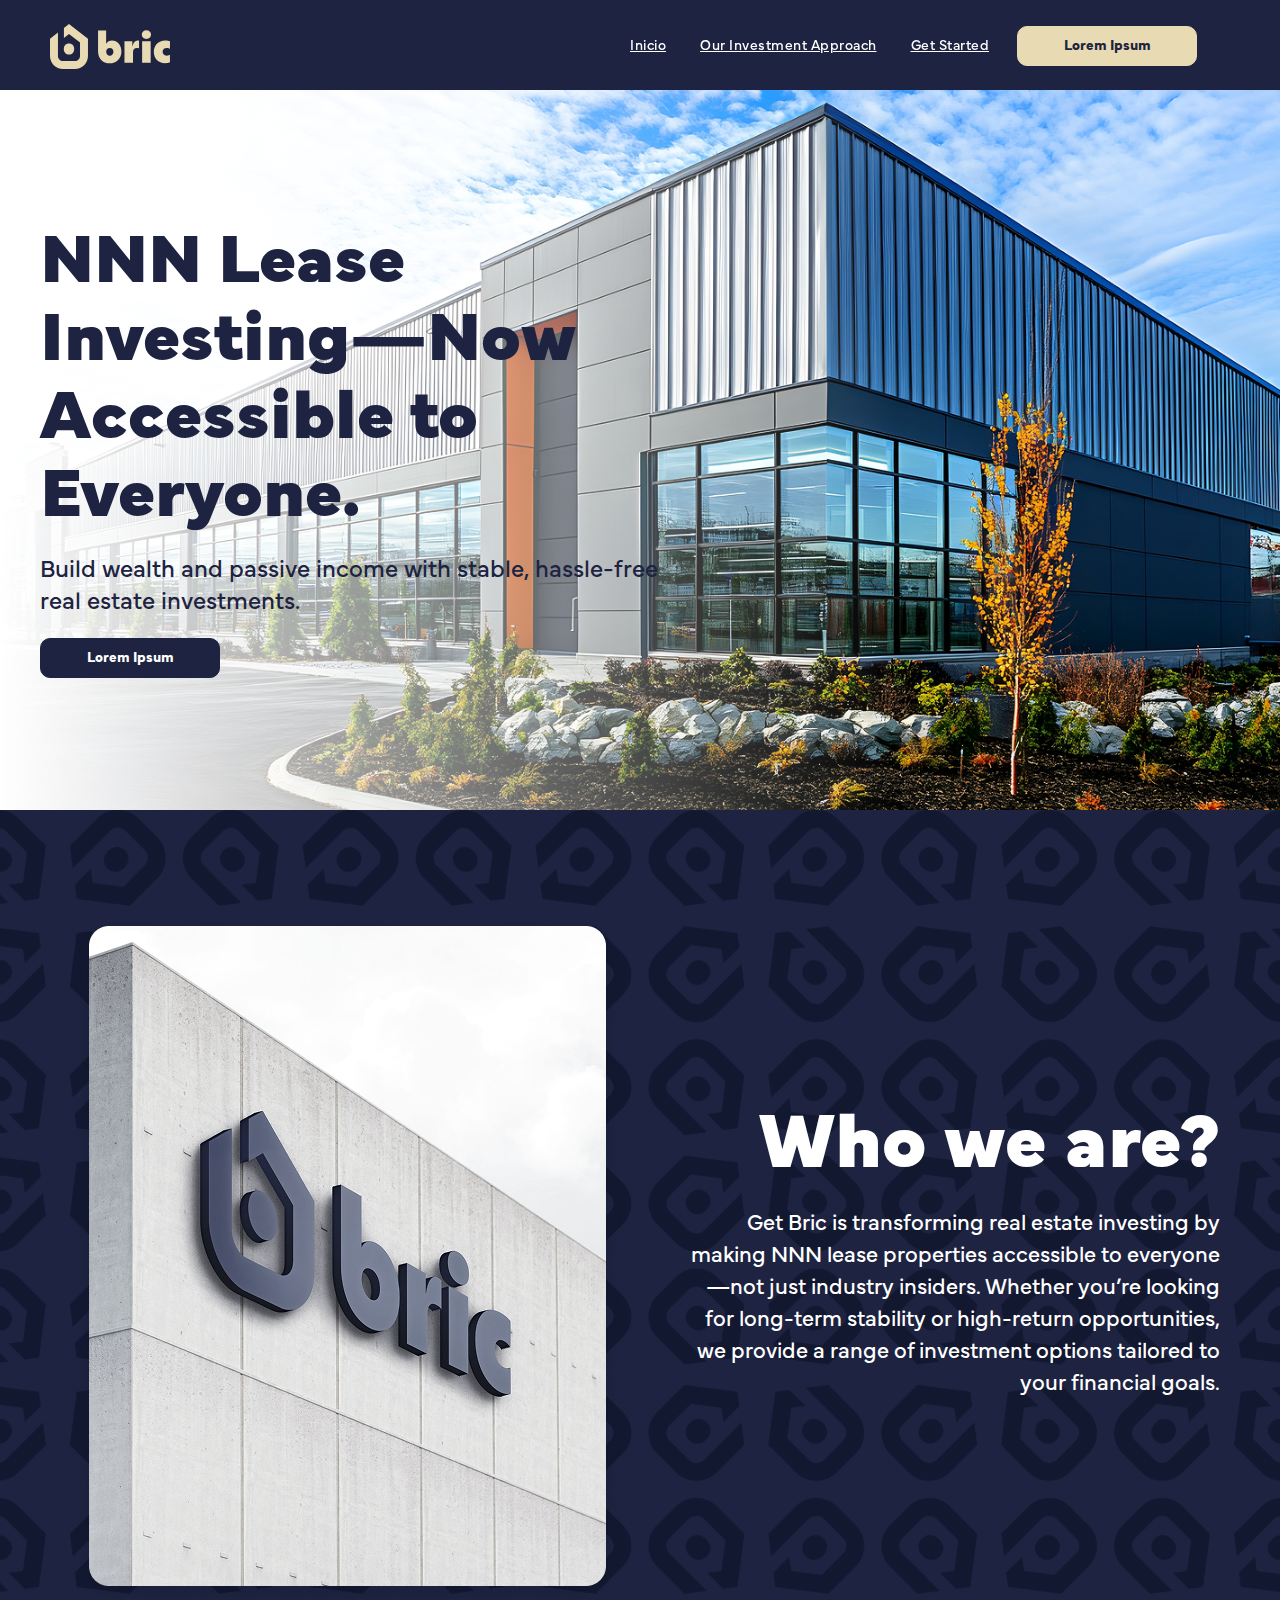
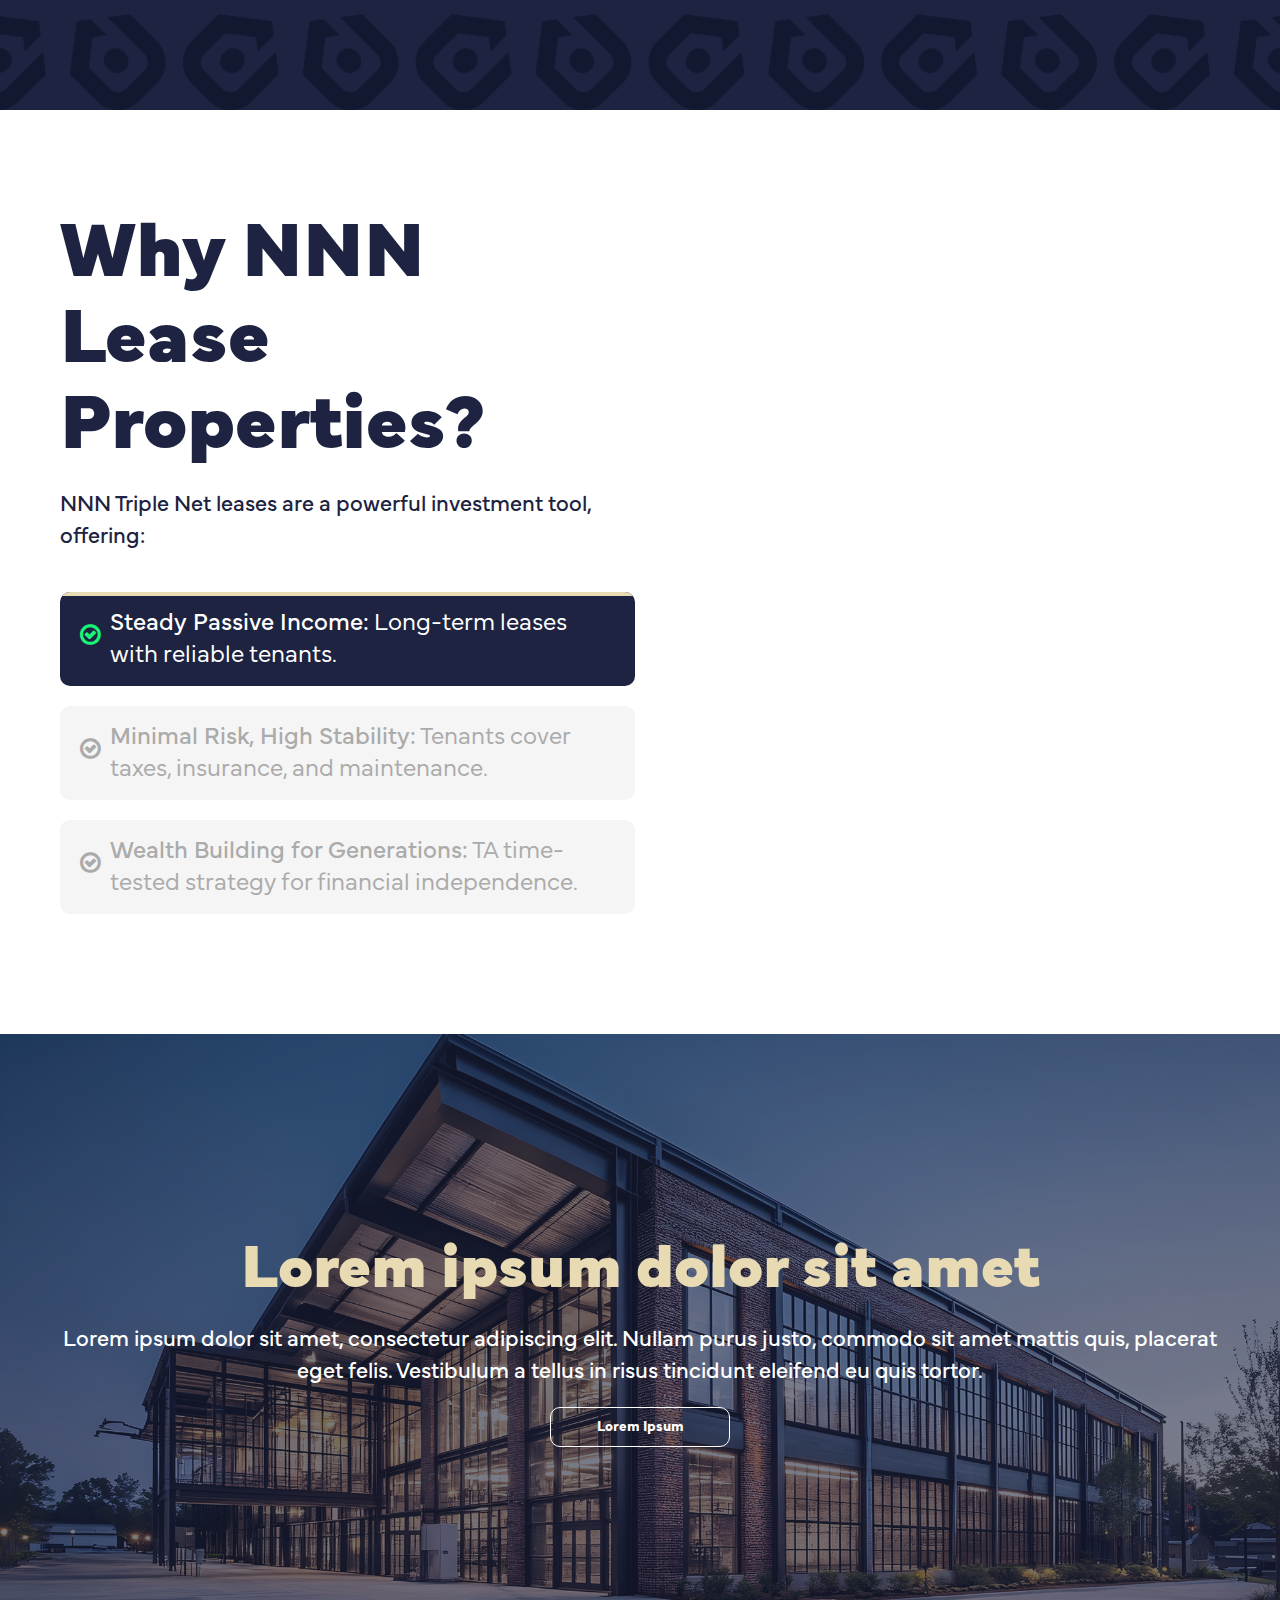
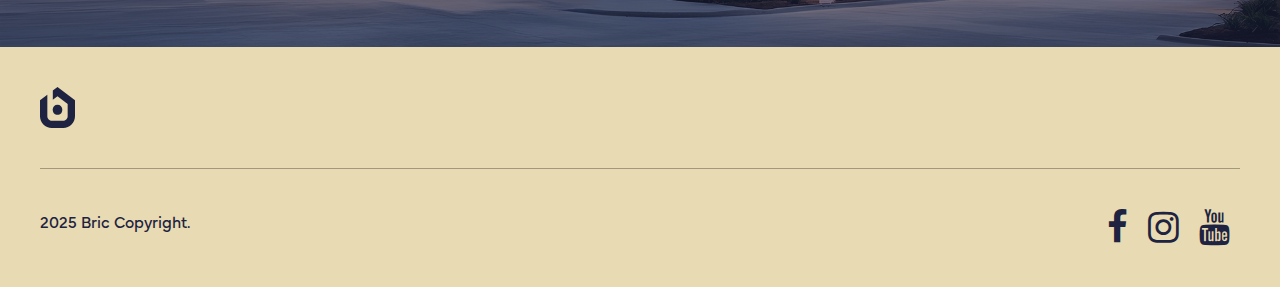
<file: index.html>
<!DOCTYPE html>
<html lang="es">
  <head>
    <title>Bric</title>
    <meta charset="UTF-8">
    <link href="img/favicon.png" rel="shortcut icon">
    <meta name="viewport" content="width=device-width, initial-scale=1, maximum-scale=1">
    <link href="css/main.css?v=49840" rel="stylesheet" type="text/css">
    <script src="js/main.js?v=49840" type="text/javascript"></script>
    <!-- Meta tags facebook-->
    <meta property="og:title" content="#">
    <meta property="og:description" content="#">
    <meta property="og:image" content="#">
    <!-- Meta tags twitter cards-->
    <meta name="twitter:card" content="summary_large_image">
    <meta name="twitter:title" content="#">
    <meta name="twitter:description" content="#">
    <meta name="twitter:image" content="#"><link rel="preconnect" href="https://fonts.googleapis.com">
    <link rel="preconnect" href="https://fonts.gstatic.com" crossorigin>
    <link href="https://fonts.googleapis.com/css2?family=Ubuntu:ital,wght@0,300;0,400;0,500;0,700;1,300;1,400;1,500;1,700&display=swap" rel="stylesheet">
    <link rel="stylesheet" href="https://fonts.googleapis.com/css2?family=Material+Symbols+Rounded:opsz,wght,FILL,GRAD@48,400,0,0">
  </head>
  <body>
    <header>
      <div class="header__primary">
        <div class="header__wrap">
          <div class="header__inner">
            <div class="header__logo"><a href="index.html"><img src="img/icons/logo-bric.svg"></a></div>
            <div class="header__nav">
              <div class="header__nav__bg"></div>
              <div class="header__nav__nav">
                <div class="header__nav__close">
                  <div></div>
                  <div></div>
                </div>
                <div class="header__nav__back">
                  <div></div>
                  <div></div>
                  <div></div>
                </div>
                <div class="header__menu">
                  <nav>
                    <ul>
                      <li><a href="index.html">Inicio</a></li>
                      <li><a href="enfoque.html">Our Investment Approach</a></li>
                      <li><a href="comenzar.html">Get Started</a></li>
                    </ul>
                  </nav>
                </div>
              </div>
            </div>
          </div>
          <div class="header__right">
            <div class="header__buttons"> 
              <div class="header__button"> <a href="#" class="btn">Lorem Ipsum</a></div>
            </div>
            <div class="header__item header__item--ham">
              <div class="header__ham"><span></span><span></span><span></span></div>
            </div>
          </div>
          <div class="header__nav__mobile">
            <div class="header__nav__opacity"> </div>
            <div class="header__nav__nav"> 
              <div class="header__nav__nav__header"> 
                <div class="header__nav__isotipo"> <img src="img/icons/logo-bric.svg"></div>
                <div class="header__nav__close">
                  <div></div>
                  <div></div>
                </div>
                <div class="header__nav__back">
                  <div></div>
                  <div></div>
                  <div></div>
                </div>
              </div>
              <div class="header__nav__nav__body">
                <div class="header__nav__nav__menu"> 
                  <ul>
                    <li><a href="index.html">Inicio</a></li>
                    <li><a href="enfoque.html">Our Investment Approach</a></li>
                    <li><a href="comenzar.html">Get Started</a></li>
                  </ul>
                </div>
              </div>
            </div>
          </div>
        </div>
      </div>
    </header>
    <div id="sections">
      <section class="section--hero">
        <div class="section__bg">
          <div class="bg"><img src="img/uploads/1.png"></div>
        </div>
        <div class="section__wrap section__wrap--main">
          <div class="section__body">
            <div class="section__content">
              <h1 class="section__title">NNN Lease Investing—Now Accessible to Everyone.</h1>
              <p>Build wealth and passive income with stable, hassle-free real estate investments.</p><a href="#" class="btn btn--secondary">Lorem Ipsum</a>
            </div>
          </div>
        </div>
      </section>
      <section class="section--media">
        <div class="section__bg">
          <div class="bg"> <img src="img/uploads/image-pattern.svg"></div>
        </div>
        <div class="section__wrap">
          <div class="section__body">
            <div class="cols"> 
              <div class="section__flex">
                <div class="col-md-6">
                  <div class="section__image"> <img src="img/uploads/image-media-1.png"></div>
                </div>
                <div class="col-md-6">
                  <div class="section__content">
                    <h3 class="h1 section__title">Who we are?</h3>
                    <p>Get Bric is transforming real estate investing by making NNN lease properties accessible to everyone—not just industry insiders. Whether you’re looking for long-term stability or high-return opportunities, we provide a range of investment options tailored to your financial goals.</p>
                  </div>
                </div>
              </div>
            </div>
          </div>
        </div>
      </section>
      <section class="section--tabs">
        <div class="section__wrap">
          <div class="section__body">
            <div class="section__tabs">
              <div class="tabs">
                <div class="cols">
                  <div class="section__flex">
                    <div class="col-md-6">
                      <div class="section__content">
                        <h3 class="h1 section__title">Why NNN Lease Properties?</h3>
                        <p>NNN Triple Net leases are a powerful investment tool, offering:</p>
                      </div>
                      <div class="tabs__header">
                        <div class="tab current">
                          <h4 class="tab__title"><strong>Steady Passive Income:</strong> Long-term leases with reliable tenants.<span class="fa fa-check-circle-o"></span></h4>
                        </div>
                        <div class="tab">
                          <h4 class="tab__title"><strong>Minimal Risk, High Stability:</strong>  Tenants cover taxes, insurance, and maintenance.<span class="fa fa-check-circle-o"></span></h4>
                        </div>
                        <div class="tab">
                          <h4 class="tab__title"><strong>Wealth Building for Generations:</strong>  TA time-tested strategy for financial independence.<span class="fa fa-check-circle-o"></span></h4>
                        </div>
                      </div>
                    </div>
                    <div class="col-md-6">
                      <div class="tabs__body">
                        <div class="tab dscroll">
                          <div class="section__image"><img src="img/uploads/image-carousel-1.png"></div>
                        </div>
                        <div class="tab dscroll">
                          <div class="section__image"><img src="img/uploads/image-carousel-2.png"></div>
                        </div>
                        <div class="tab dscroll">
                          <div class="section__image"><img src="img/uploads/image-carousel-3.png"></div>
                        </div>
                      </div>
                    </div>
                  </div>
                </div>
              </div>
            </div>
          </div>
        </div>
      </section>
      <section class="section--banner">
        <div class="section__bg">
          <div class="bg"><img src="img/uploads/5.png"></div>
        </div>
        <div class="section__wrap section__wrap--big">
          <div class="section__body">
            <div class="section__content">
              <h3 class="h2 section__title">Lorem ipsum dolor sit amet</h3>
              <p>Lorem ipsum dolor sit amet, consectetur adipiscing elit. Nullam purus justo, commodo sit amet mattis quis, placerat eget felis. Vestibulum a tellus in risus tincidunt eleifend eu quis tortor.</p><a href="#" class="btn btn--transparent">Lorem Ipsum</a>
            </div>
          </div>
        </div>
      </section>
    </div>
    <footer>
      <div class="footer__wrap"> 
        <div class="footer__primary">
          <div class="footer__flex">
            <div class="footer__logo">
              <div class="footer__img"><img src="img/icons/isotipo-bric.svg"></div>
            </div>
          </div>
        </div>
        <div class="footer__secondary">
          <div class="footer__copyright">
            <p>2025 Bric Copyright.</p>
          </div>
          <div class="footer__socials"> 
            <div class="footer__social"> <a href="#"><span class="fa fa-facebook"></span></a></div>
            <div class="footer__social"> <a href="#"><span class="fa fa-instagram"></span></a></div>
            <div class="footer__social"> <a href="#"><span class="fa fa-youtube"></span></a></div>
          </div>
        </div>
      </div>
    </footer>
  </body>
</html>
</file>
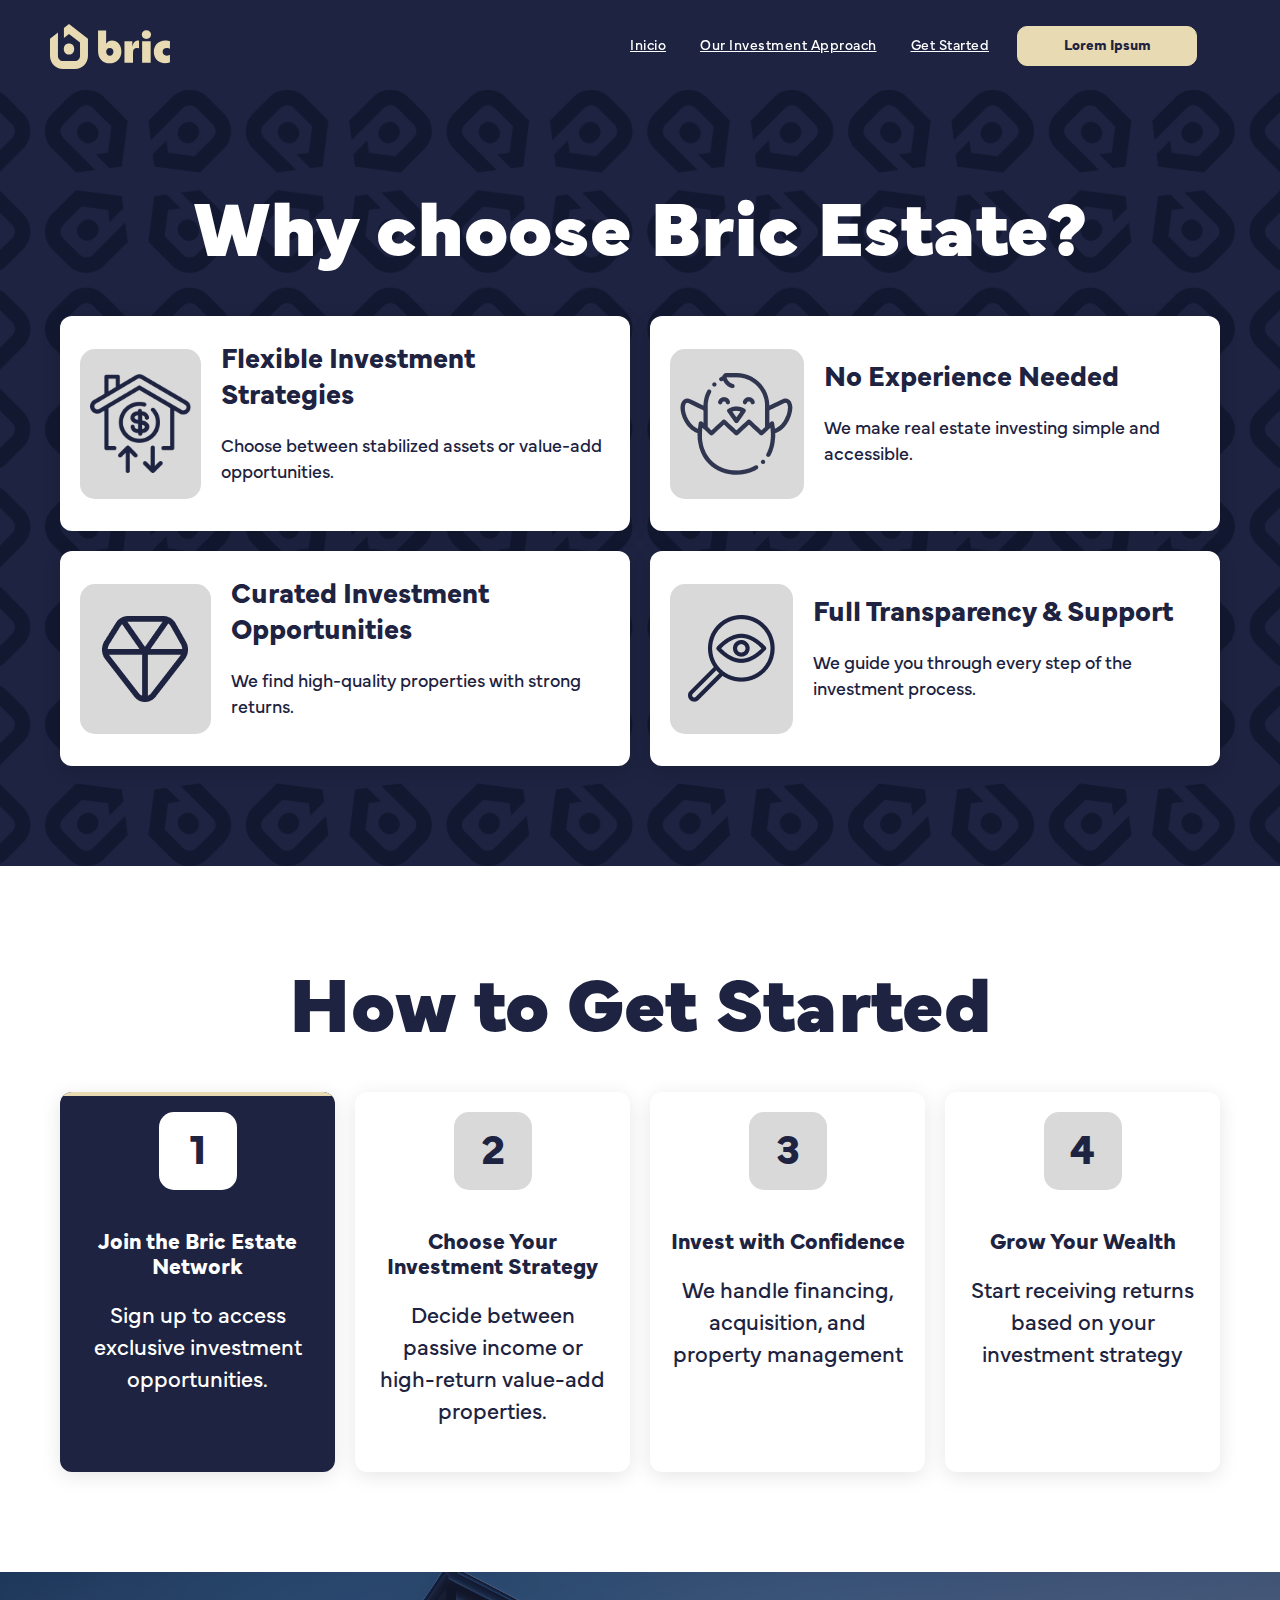
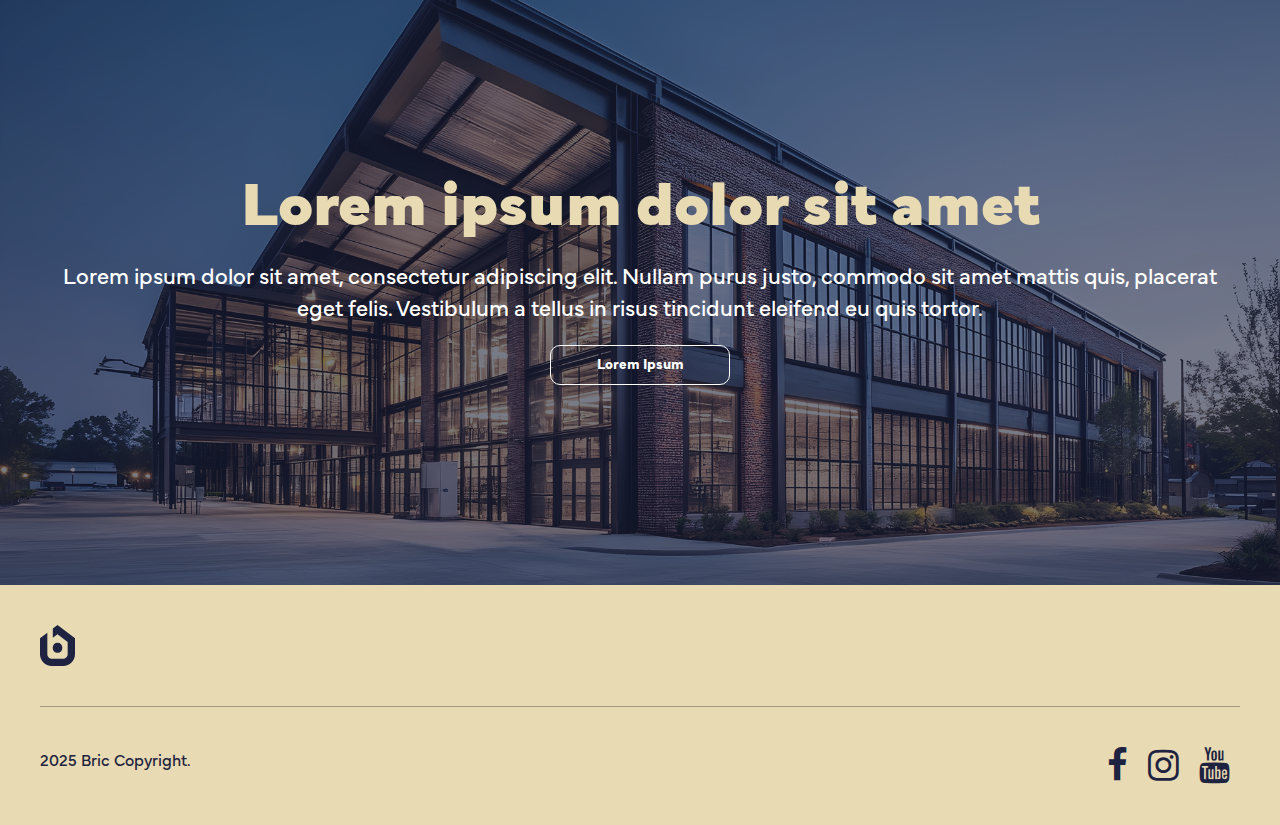
<file: comenzar.html>
<!DOCTYPE html>
<html lang="es">
  <head>
    <title>Bric</title>
    <meta charset="UTF-8">
    <link href="img/favicon.png" rel="shortcut icon">
    <meta name="viewport" content="width=device-width, initial-scale=1, maximum-scale=1">
    <link href="css/main.css?v=10791" rel="stylesheet" type="text/css">
    <script src="js/main.js?v=10791" type="text/javascript"></script>
    <!-- Meta tags facebook-->
    <meta property="og:title" content="#">
    <meta property="og:description" content="#">
    <meta property="og:image" content="#">
    <!-- Meta tags twitter cards-->
    <meta name="twitter:card" content="summary_large_image">
    <meta name="twitter:title" content="#">
    <meta name="twitter:description" content="#">
    <meta name="twitter:image" content="#"><link rel="preconnect" href="https://fonts.googleapis.com">
    <link rel="preconnect" href="https://fonts.gstatic.com" crossorigin>
    <link href="https://fonts.googleapis.com/css2?family=Ubuntu:ital,wght@0,300;0,400;0,500;0,700;1,300;1,400;1,500;1,700&display=swap" rel="stylesheet">
    <link rel="stylesheet" href="https://fonts.googleapis.com/css2?family=Material+Symbols+Rounded:opsz,wght,FILL,GRAD@48,400,0,0">
  </head>
  <body>
    <header>
      <div class="header__primary">
        <div class="header__wrap">
          <div class="header__inner">
            <div class="header__logo"><a href="index.html"><img src="img/icons/logo-bric.svg"></a></div>
            <div class="header__nav">
              <div class="header__nav__bg"></div>
              <div class="header__nav__nav">
                <div class="header__nav__close">
                  <div></div>
                  <div></div>
                </div>
                <div class="header__nav__back">
                  <div></div>
                  <div></div>
                  <div></div>
                </div>
                <div class="header__menu">
                  <nav>
                    <ul>
                      <li><a href="index.html">Inicio</a></li>
                      <li><a href="enfoque.html">Our Investment Approach</a></li>
                      <li><a href="comenzar.html">Get Started</a></li>
                    </ul>
                  </nav>
                </div>
              </div>
            </div>
          </div>
          <div class="header__right">
            <div class="header__buttons"> 
              <div class="header__button"> <a href="#" class="btn">Lorem Ipsum</a></div>
            </div>
            <div class="header__item header__item--ham">
              <div class="header__ham"><span></span><span></span><span></span></div>
            </div>
          </div>
          <div class="header__nav__mobile">
            <div class="header__nav__opacity"> </div>
            <div class="header__nav__nav"> 
              <div class="header__nav__nav__header"> 
                <div class="header__nav__isotipo"> <img src="img/icons/logo-bric.svg"></div>
                <div class="header__nav__close">
                  <div></div>
                  <div></div>
                </div>
                <div class="header__nav__back">
                  <div></div>
                  <div></div>
                  <div></div>
                </div>
              </div>
              <div class="header__nav__nav__body">
                <div class="header__nav__nav__menu"> 
                  <ul>
                    <li><a href="index.html">Inicio</a></li>
                    <li><a href="enfoque.html">Our Investment Approach</a></li>
                    <li><a href="comenzar.html">Get Started</a></li>
                  </ul>
                </div>
              </div>
            </div>
          </div>
        </div>
      </div>
    </header>
    <div id="sections">
      <section class="section--why">
        <div class="section__bg">
          <div class="bg"> <img src="img/uploads/image-pattern.svg"></div>
        </div>
        <div class="section__wrap">
          <div class="section__header"> 
            <h1 class="section__title">Why choose Bric Estate?</h1>
          </div>
          <div class="section__body">
            <div class="cols cols-gutter-2">
              <div class="col-md-6">
                <article class="article--why">
                  <div class="article__image"><img src="img/icons/icon-why-1.png"></div>
                  <div class="article__body">
                    <h4 class="article__title">Flexible Investment Strategies</h4>
                    <p>Choose between stabilized assets or value-add opportunities.</p>
                  </div>
                </article>
              </div>
              <div class="col-md-6">
                <article class="article--why">
                  <div class="article__image"><img src="img/icons/icon-why-2.png"></div>
                  <div class="article__body">
                    <h4 class="article__title">No Experience Needed</h4>
                    <p>We make real estate investing simple and accessible.</p>
                  </div>
                </article>
              </div>
              <div class="col-md-6">
                <article class="article--why">
                  <div class="article__image"><img src="img/icons/icon-why-3.png"></div>
                  <div class="article__body">
                    <h4 class="article__title">Curated Investment Opportunities</h4>
                    <p>We find high-quality properties with strong returns.</p>
                  </div>
                </article>
              </div>
              <div class="col-md-6">
                <article class="article--why">
                  <div class="article__image"><img src="img/icons/icon-why-4.png"></div>
                  <div class="article__body">
                    <h4 class="article__title">Full Transparency & Support</h4>
                    <p>We guide you through every step of the investment process.</p>
                  </div>
                </article>
              </div>
            </div>
          </div>
        </div>
      </section>
      <section class="section--started">
        <div class="section__wrap">
          <div class="section__header">
            <h3 class="h1 section__title">How to Get Started</h3>
          </div>
          <div class="section__body">
            <div class="cols cols-gutter-2">
              <div class="col-md-3">
                <article class="article--started">
                  <div class="article__number"><span>1</span></div>
                  <h4 class="article__title">Join the Bric Estate Network</h4>
                  <p>Sign up to access exclusive investment opportunities.</p>
                </article>
              </div>
              <div class="col-md-3">
                <article class="article--started">
                  <div class="article__number"><span>2</span></div>
                  <h4 class="article__title">Choose Your Investment Strategy</h4>
                  <p>Decide between passive income or high-return value-add properties.</p>
                </article>
              </div>
              <div class="col-md-3">
                <article class="article--started">
                  <div class="article__number"><span>3</span></div>
                  <h4 class="article__title">Invest with Confidence</h4>
                  <p>We handle financing, acquisition, and property management</p>
                </article>
              </div>
              <div class="col-md-3">
                <article class="article--started">
                  <div class="article__number"><span>4</span></div>
                  <h4 class="article__title">Grow Your Wealth</h4>
                  <p>Start receiving returns based on your investment strategy</p>
                </article>
              </div>
            </div>
          </div>
        </div>
      </section>
      <section class="section--banner">
        <div class="section__bg">
          <div class="bg"><img src="img/uploads/5.png"></div>
        </div>
        <div class="section__wrap section__wrap--big">
          <div class="section__body">
            <div class="section__content">
              <h3 class="h2 section__title">Lorem ipsum dolor sit amet</h3>
              <p>Lorem ipsum dolor sit amet, consectetur adipiscing elit. Nullam purus justo, commodo sit amet mattis quis, placerat eget felis. Vestibulum a tellus in risus tincidunt eleifend eu quis tortor.</p><a href="#" class="btn btn--transparent">Lorem Ipsum</a>
            </div>
          </div>
        </div>
      </section>
    </div>
    <footer>
      <div class="footer__wrap"> 
        <div class="footer__primary">
          <div class="footer__flex">
            <div class="footer__logo">
              <div class="footer__img"><img src="img/icons/isotipo-bric.svg"></div>
            </div>
          </div>
        </div>
        <div class="footer__secondary">
          <div class="footer__copyright">
            <p>2025 Bric Copyright.</p>
          </div>
          <div class="footer__socials"> 
            <div class="footer__social"> <a href="#"><span class="fa fa-facebook"></span></a></div>
            <div class="footer__social"> <a href="#"><span class="fa fa-instagram"></span></a></div>
            <div class="footer__social"> <a href="#"><span class="fa fa-youtube"></span></a></div>
          </div>
        </div>
      </div>
    </footer>
  </body>
</html>
</file>
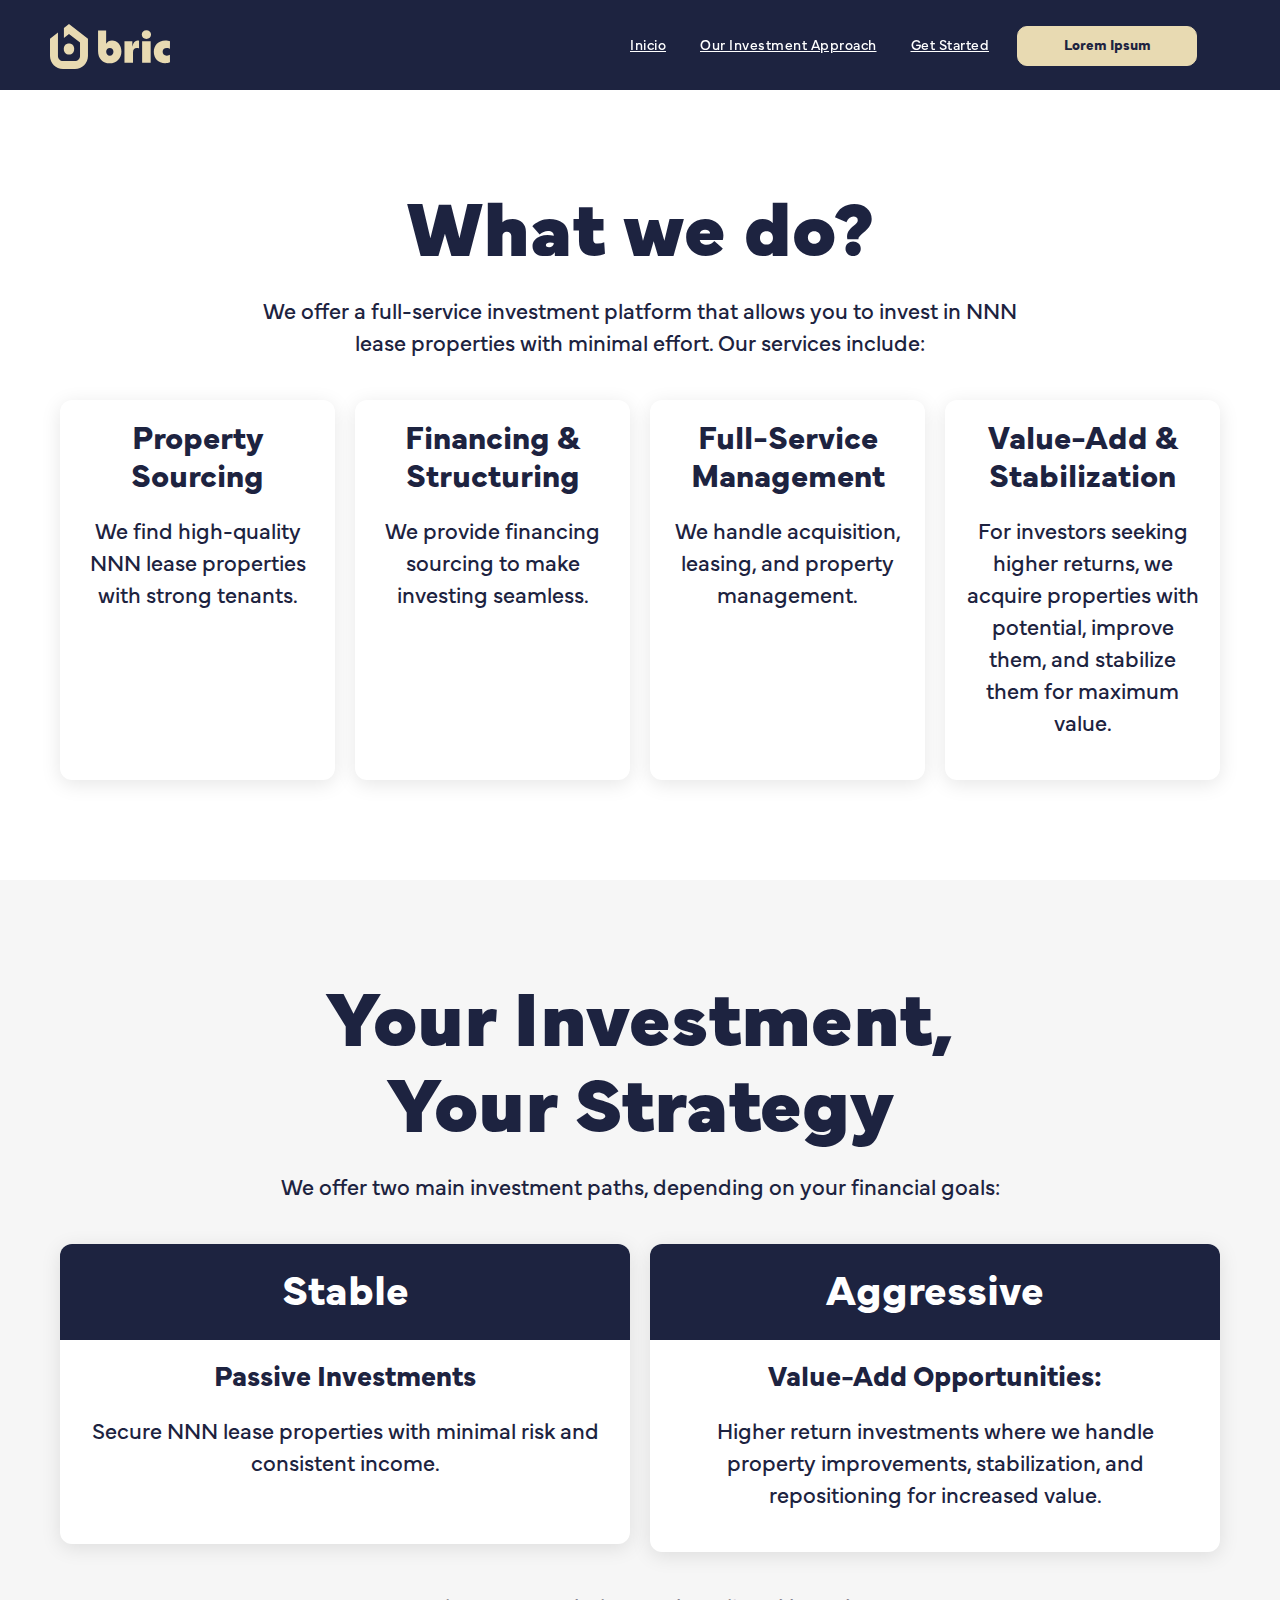
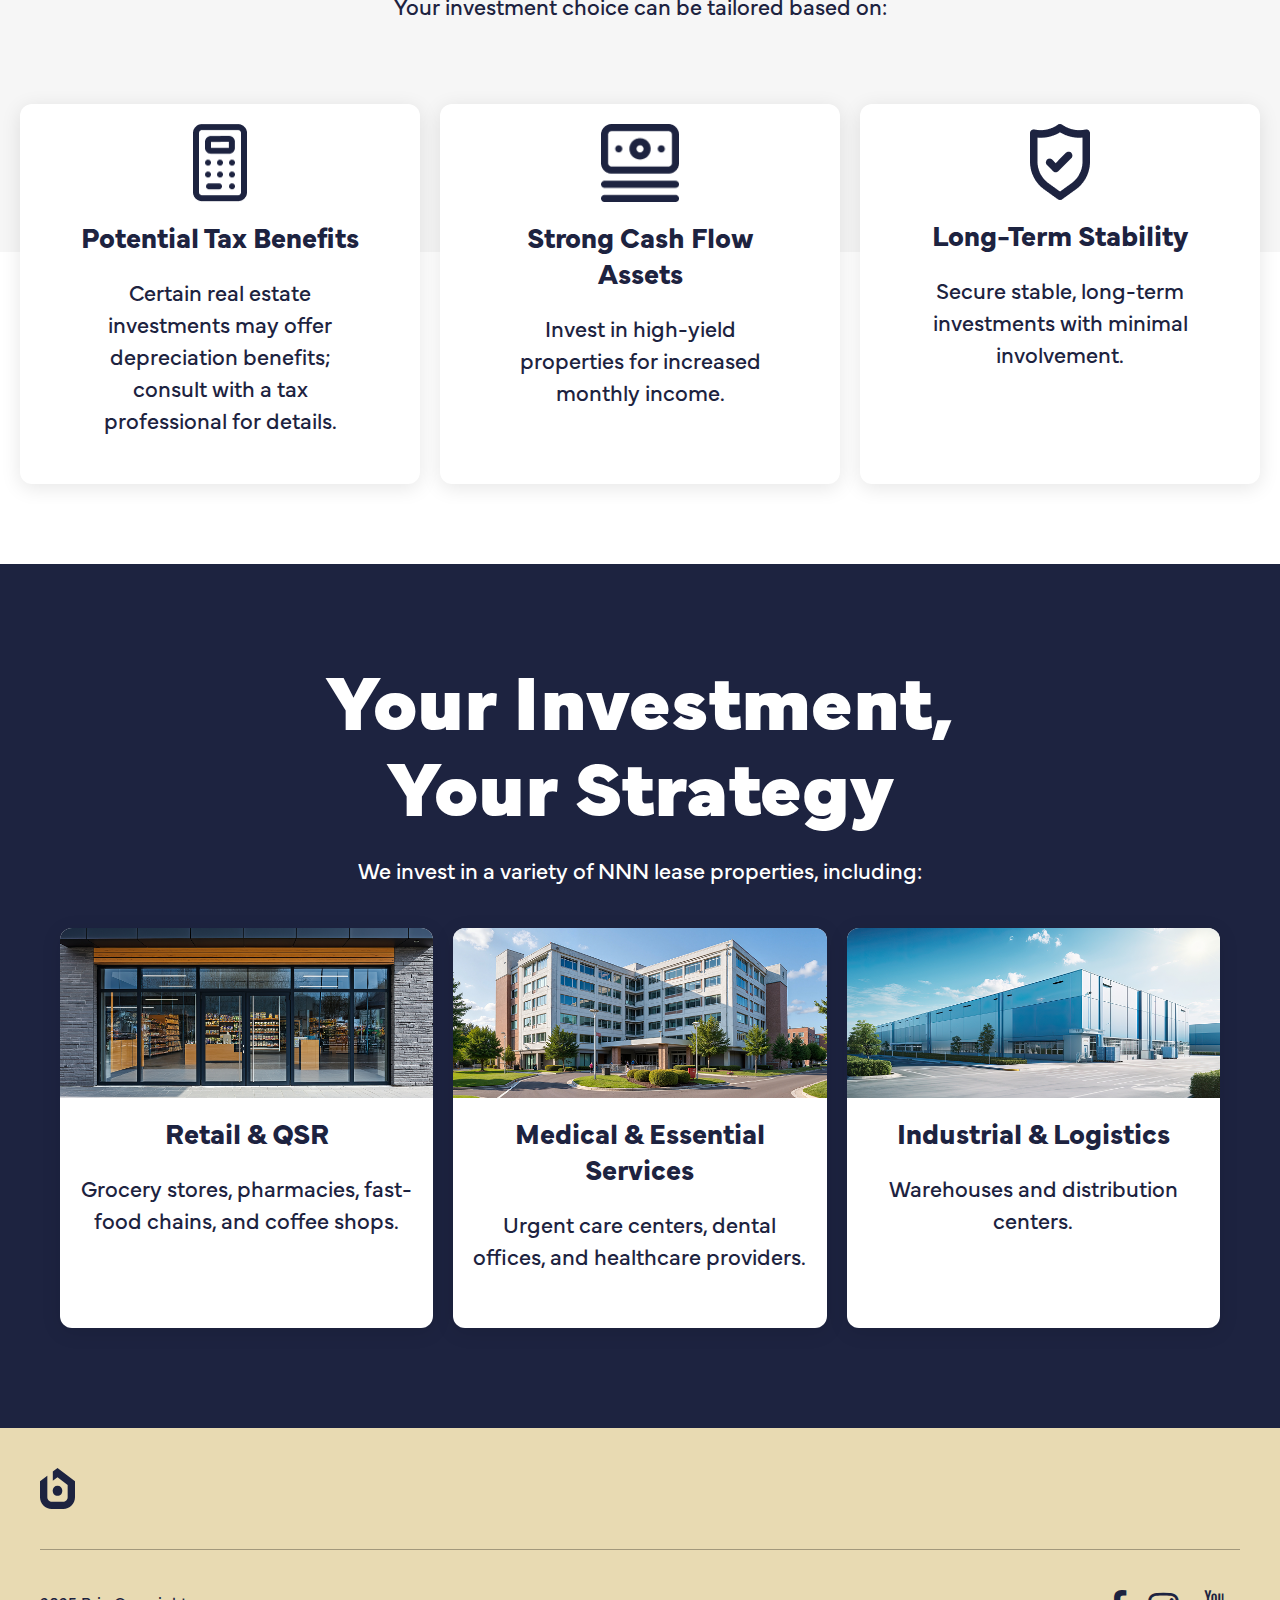
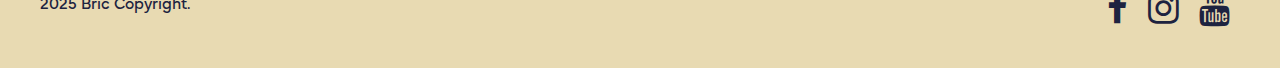
<file: enfoque.html>
<!DOCTYPE html>
<html lang="es">
  <head>
    <title>Bric</title>
    <meta charset="UTF-8">
    <link href="img/favicon.png" rel="shortcut icon">
    <meta name="viewport" content="width=device-width, initial-scale=1, maximum-scale=1">
    <link href="css/main.css?v=7245" rel="stylesheet" type="text/css">
    <script src="js/main.js?v=7245" type="text/javascript"></script>
    <!-- Meta tags facebook-->
    <meta property="og:title" content="#">
    <meta property="og:description" content="#">
    <meta property="og:image" content="#">
    <!-- Meta tags twitter cards-->
    <meta name="twitter:card" content="summary_large_image">
    <meta name="twitter:title" content="#">
    <meta name="twitter:description" content="#">
    <meta name="twitter:image" content="#"><link rel="preconnect" href="https://fonts.googleapis.com">
    <link rel="preconnect" href="https://fonts.gstatic.com" crossorigin>
    <link href="https://fonts.googleapis.com/css2?family=Ubuntu:ital,wght@0,300;0,400;0,500;0,700;1,300;1,400;1,500;1,700&display=swap" rel="stylesheet">
    <link rel="stylesheet" href="https://fonts.googleapis.com/css2?family=Material+Symbols+Rounded:opsz,wght,FILL,GRAD@48,400,0,0">
  </head>
  <body>
    <header>
      <div class="header__primary">
        <div class="header__wrap">
          <div class="header__inner">
            <div class="header__logo"><a href="index.html"><img src="img/icons/logo-bric.svg"></a></div>
            <div class="header__nav">
              <div class="header__nav__bg"></div>
              <div class="header__nav__nav">
                <div class="header__nav__close">
                  <div></div>
                  <div></div>
                </div>
                <div class="header__nav__back">
                  <div></div>
                  <div></div>
                  <div></div>
                </div>
                <div class="header__menu">
                  <nav>
                    <ul>
                      <li><a href="index.html">Inicio</a></li>
                      <li><a href="enfoque.html">Our Investment Approach</a></li>
                      <li><a href="comenzar.html">Get Started</a></li>
                    </ul>
                  </nav>
                </div>
              </div>
            </div>
          </div>
          <div class="header__right">
            <div class="header__buttons"> 
              <div class="header__button"> <a href="#" class="btn">Lorem Ipsum</a></div>
            </div>
            <div class="header__item header__item--ham">
              <div class="header__ham"><span></span><span></span><span></span></div>
            </div>
          </div>
          <div class="header__nav__mobile">
            <div class="header__nav__opacity"> </div>
            <div class="header__nav__nav"> 
              <div class="header__nav__nav__header"> 
                <div class="header__nav__isotipo"> <img src="img/icons/logo-bric.svg"></div>
                <div class="header__nav__close">
                  <div></div>
                  <div></div>
                </div>
                <div class="header__nav__back">
                  <div></div>
                  <div></div>
                  <div></div>
                </div>
              </div>
              <div class="header__nav__nav__body">
                <div class="header__nav__nav__menu"> 
                  <ul>
                    <li><a href="index.html">Inicio</a></li>
                    <li><a href="enfoque.html">Our Investment Approach</a></li>
                    <li><a href="comenzar.html">Get Started</a></li>
                  </ul>
                </div>
              </div>
            </div>
          </div>
        </div>
      </div>
    </header>
    <div id="sections">
      <section class="section--what">
        <div class="section__wrap">
          <div class="section__header"> 
            <h1 class="section__title">What we do?</h1>
            <p>We offer a full-service investment platform that allows you to invest in NNN lease properties with minimal effort. Our services include:</p>
          </div>
          <div class="section__body">
            <div class="cols cols-gutter-2">
              <div class="col-md-3">
                <article class="article--what">
                  <div class="article__body">
                    <h4 class="article__title">Property Sourcing</h4>
                    <p>We find high-quality NNN lease properties with strong tenants.</p>
                  </div>
                </article>
              </div>
              <div class="col-md-3">
                <article class="article--what">
                  <div class="article__body">
                    <h4 class="article__title">Financing & Structuring</h4>
                    <p>We provide financing sourcing to make investing seamless.</p>
                  </div>
                </article>
              </div>
              <div class="col-md-3">
                <article class="article--what">
                  <div class="article__body">
                    <h4 class="article__title">Full-Service Management</h4>
                    <p>We handle acquisition, leasing, and property management.</p>
                  </div>
                </article>
              </div>
              <div class="col-md-3">
                <article class="article--what">
                  <div class="article__body">
                    <h4 class="article__title">Value-Add & Stabilization</h4>
                    <p>For investors seeking higher returns, we acquire properties with potential, improve them, and stabilize them for maximum value.</p>
                  </div>
                </article>
              </div>
            </div>
          </div>
        </div>
      </section>
      <section class="section--strategy section--light">
        <div class="section__wrap">
          <div class="section__header">
            <h3 class="h1 section__title">Your Investment, Your Strategy</h3>
            <p>We offer two main investment paths, depending on your financial goals:</p>
          </div>
          <div class="section__body">
            <div class="cols cols-gutter-2">
              <div class="col-md-6">
                <article class="article--strategy">
                  <div class="article__header"><span class="article__text">Stable</span></div>
                  <div class="article__body">
                    <h4 class="h3 article__title">Passive Investments</h4>
                    <p>Secure NNN lease properties with minimal risk and consistent income.</p>
                  </div>
                </article>
              </div>
              <div class="col-md-6">
                <article class="article--strategy">
                  <div class="article__header"><span class="article__text">Aggressive</span></div>
                  <div class="article__body">
                    <h4 class="h3 article__title">Value-Add Opportunities:</h4>
                    <p>Higher return investments where we handle property improvements, stabilization, and repositioning for increased value.</p>
                  </div>
                </article>
              </div>
            </div>
          </div>
          <div class="section__footer">
            <p>Your investment choice can be tailored based on:</p>
          </div>
        </div>
      </section>
      <section class="section--features">
        <div class="section__wrap section__wrap--xs">
          <div class="section__body">
            <div class="cols cols-gutter-2">
              <div class="col-md-4">
                <article class="article--feature">
                  <div class="article__icon"><img src="img/icons/icon-1.png"></div>
                  <div class="article__body">
                    <h4 class="article__title">Potential Tax Benefits</h4>
                    <p>Certain real estate investments may offer depreciation benefits; consult with a tax professional for details.</p>
                  </div>
                </article>
              </div>
              <div class="col-md-4">
                <article class="article--feature">
                  <div class="article__icon"><img src="img/icons/icon-2.png"></div>
                  <div class="article__body">
                    <h4 class="article__title">Strong Cash Flow Assets</h4>
                    <p>Invest in high-yield properties for increased monthly income.</p>
                  </div>
                </article>
              </div>
              <div class="col-md-4">
                <article class="article--feature">
                  <div class="article__icon"><img src="img/icons/icon-3.png"></div>
                  <div class="article__body">
                    <h4 class="article__title">Long-Term Stability</h4>
                    <p>Secure stable, long-term investments with minimal involvement.</p>
                  </div>
                </article>
              </div>
            </div>
          </div>
        </div>
      </section>
      <section class="section--boxs section--dark">
        <div class="section__wrap">
          <div class="section__header">
            <h3 class="h1 section__title">Your Investment, Your Strategy</h3>
            <p>We invest in a variety of NNN lease properties, including:</p>
          </div>
          <div class="section__body">
            <div class="cols cols-gutter-2">
              <div class="col-md-4">
                <article class="article--box">
                  <div class="article__bg">
                    <div class="bg"><img src="img/uploads/image-strategy-1.png"></div>
                  </div>
                  <div class="article__body">
                    <h4 class="article__title">Retail & QSR</h4>
                    <p>Grocery stores, pharmacies, fast-food chains, and coffee shops.</p>
                  </div>
                </article>
              </div>
              <div class="col-md-4">
                <article class="article--box">
                  <div class="article__bg">
                    <div class="bg"><img src="img/uploads/image-strategy-2.png"></div>
                  </div>
                  <div class="article__body">
                    <h4 class="article__title">Medical & Essential Services</h4>
                    <p>Urgent care centers, dental offices, and healthcare providers.</p>
                  </div>
                </article>
              </div>
              <div class="col-md-4">
                <article class="article--box">
                  <div class="article__bg">
                    <div class="bg"><img src="img/uploads/image-strategy-3.png"></div>
                  </div>
                  <div class="article__body">
                    <h4 class="article__title">Industrial & Logistics</h4>
                    <p>Warehouses and distribution centers.</p>
                  </div>
                </article>
              </div>
            </div>
          </div>
        </div>
      </section>
    </div>
    <footer>
      <div class="footer__wrap"> 
        <div class="footer__primary">
          <div class="footer__flex">
            <div class="footer__logo">
              <div class="footer__img"><img src="img/icons/isotipo-bric.svg"></div>
            </div>
          </div>
        </div>
        <div class="footer__secondary">
          <div class="footer__copyright">
            <p>2025 Bric Copyright.</p>
          </div>
          <div class="footer__socials"> 
            <div class="footer__social"> <a href="#"><span class="fa fa-facebook"></span></a></div>
            <div class="footer__social"> <a href="#"><span class="fa fa-instagram"></span></a></div>
            <div class="footer__social"> <a href="#"><span class="fa fa-youtube"></span></a></div>
          </div>
        </div>
      </div>
    </footer>
  </body>
</html>
</file>
<file: css/main.css>
.clearfix:before,
.clearfix:after {
  content: " ";
  display: table;
}
.clearfix:after {
  clear: both;
}
.pull-right {
  float: right !important;
}
.pull-left {
  float: left !important;
}
.hide {
  display: none !important;
}
.show {
  display: block !important;
}
.invisible {
  visibility: hidden;
}
.hidden {
  display: none !important;
}
.affix {
  position: fixed;
}
* {
  margin: 0;
  padding: 0;
  border: 0;
  outline: 0;
  -moz-box-sizing: border-box;
       box-sizing: border-box;
}
html {
  min-height: 100%;
  position: relative;
}
body {
  -webkit-font-smoothing: antialiased;
  background: #fff;
  margin: 0;
}
body,
button,
input,
textarea,
select {
  font-family: 'Mundial', sans-serif;
  font-size: 16px;
  line-height: 22px;
  color: #1d2340;
}
a,
button,
input,
textarea,
select {
  transition: 0.2s ease;
}
a {
  color: #1d2340;
  text-decoration: none;
}
a.a-classic {
  text-decoration: underline;
}
a:hover {
  cursor: pointer;
}
button:hover,
select:hover,
label:hover,
input[type='checkbox']:hover,
input[type='radio']:hover {
  cursor: pointer;
}
h1,
h2,
h3,
h4,
h5,
.h1,
.h2,
.h3,
.h4,
.h5 {
  margin-bottom: 10px;
  font-family: 'Mundial', sans-serif;
  font-weight: 500;
}
p {
  margin-bottom: 10px;
}
h1,
.h1 {
  font-size: 62px;
  line-height: 69px;
}
@media (min-width: 960px) {
  h1,
  .h1 {
    font-size: 78px;
    line-height: 86px;
  }
}
h2,
.h2 {
  font-size: 30px;
  line-height: 33px;
}
@media (min-width: 720px) {
  h2,
  .h2 {
    font-size: 62px;
    line-height: 69px;
  }
}
h3,
.h3 {
  font-size: 22px;
  line-height: 25px;
}
@media (min-width: 480px) {
  h3,
  .h3 {
    font-size: 30px;
    line-height: 33px;
  }
}
h4,
.h4 {
  font-size: 18px;
  line-height: 25px;
}
@media (min-width: 480px) {
  h4,
  .h4 {
    font-size: 22px;
    line-height: 25px;
  }
}
h5,
.h5 {
  font-size: 14px;
  line-height: 16px;
}
ul,
ol {
  list-style-type: none;
}
img {
  display: block;
  width: auto;
  height: auto;
  max-width: 100%;
  margin: 0 auto;
}
svg {
  display: block;
  max-width: 100%;
}
.col-xs-1,
.col-sm-1,
.col-md-1,
.col-lg-1,
.col-xs-2,
.col-sm-2,
.col-md-2,
.col-lg-2,
.col-xs-3,
.col-sm-3,
.col-md-3,
.col-lg-3,
.col-xs-4,
.col-sm-4,
.col-md-4,
.col-lg-4,
.col-xs-5,
.col-sm-5,
.col-md-5,
.col-lg-5,
.col-xs-6,
.col-sm-6,
.col-md-6,
.col-lg-6,
.col-xs-7,
.col-sm-7,
.col-md-7,
.col-lg-7,
.col-xs-8,
.col-sm-8,
.col-md-8,
.col-lg-8,
.col-xs-9,
.col-sm-9,
.col-md-9,
.col-lg-9,
.col-xs-10,
.col-sm-10,
.col-md-10,
.col-lg-10,
.col-xs-11,
.col-sm-11,
.col-md-11,
.col-lg-11,
.col-xs-12,
.col-sm-12,
.col-md-12,
.col-lg-12 {
  position: relative;
  min-height: 1px;
  padding-left: 5px;
  padding-right: 5px;
}
.row {
  margin-left: -5px;
  margin-right: -5px;
}
.row:before,
.row:after {
  content: " ";
  display: table;
}
.row:after {
  clear: both;
}
.cols {
  margin-left: -5px;
  margin-right: -5px;
}
.cols:before,
.cols:after {
  content: " ";
  display: table;
}
.cols:after {
  clear: both;
}
.cols>div {
  margin-bottom: 10px;
  -moz-box-sizing: border-box;
       box-sizing: border-box;
}
.cols:last-child {
  margin-bottom: -10px;
}
.cols.cols-gutter-0 {
  margin-left: 0;
  margin-right: 0;
}
.cols.cols-gutter-0:before,
.cols.cols-gutter-0:after {
  content: " ";
  display: table;
}
.cols.cols-gutter-0:after {
  clear: both;
}
.cols.cols-gutter-0>div {
  padding-left: 0;
  padding-right: 0;
  margin-bottom: 0;
}
.cols.cols-gutter-0:last-child {
  margin-bottom: 0;
}
.cols.cols-gutter-1 {
  margin-left: 0;
  margin-right: 0;
}
.cols.cols-gutter-1:before,
.cols.cols-gutter-1:after {
  content: " ";
  display: table;
}
.cols.cols-gutter-1:after {
  clear: both;
}
.cols.cols-gutter-1>div {
  padding-left: 0px;
  padding-right: 0px;
  margin-bottom: 5px;
}
.cols.cols-gutter-1>div:last-child {
  margin-bottom: 0px;
}
@media (min-width: 960px) {
  .cols.cols-gutter-1>div {
    padding-left: 5px;
    padding-right: 5px;
    margin-bottom: 5px;
  }
  .cols.cols-gutter-1>div:last-child {
    margin-bottom: 5px;
  }
}
.cols.cols-gutter-buttons {
  margin-left: 0;
  margin-right: 0;
}
.cols.cols-gutter-buttons:before,
.cols.cols-gutter-buttons:after {
  content: " ";
  display: table;
}
.cols.cols-gutter-buttons:after {
  clear: both;
}
.cols.cols-gutter-buttons>div {
  padding-left: 0px;
  padding-right: 4px;
  margin-bottom: 10px;
}
.cols.cols-gutter-buttons>div:last-child {
  padding-right: 0px;
}
@media (min-width: 960px) {
  .cols.cols-gutter-2 {
    margin-left: -10px;
    margin-right: -10px;
  }
  .cols.cols-gutter-2:before,
  .cols.cols-gutter-2:after {
    content: " ";
    display: table;
  }
  .cols.cols-gutter-2:after {
    clear: both;
  }
  .cols.cols-gutter-2>div {
    padding-left: 10px;
    padding-right: 10px;
    margin-bottom: 20px;
  }
  .cols.cols-gutter-2:last-child {
    margin-bottom: -20px;
  }
}
@media (max-width: 960px) {
  .cols.cols-scroll {
    overflow: auto;
    -webkit-overflow-scrolling: touch;
    white-space: nowrap;
    margin: 0 -20px -20px;
    padding: 0 20px 20px;
  }
  .cols.cols-scroll>div {
    display: inline-block;
    vertical-align: top;
    width: 320px;
    white-space: normal;
    margin: 0;
    padding: 0 10px 0 0;
  }
  .cols.cols-scroll>div:last-child {
    margin-right: 15px;
  }
  .cols.cols-gutter-min {
    margin-left: 0;
    margin-right: 0;
  }
  .cols.cols-gutter-min:before,
  .cols.cols-gutter-min:after {
    content: " ";
    display: table;
  }
  .cols.cols-gutter-min:after {
    clear: both;
  }
  .cols.cols-gutter-min>div {
    padding-left: 5px;
    padding-right: 5px;
    margin-bottom: 10px;
  }
  .cols.cols-gutter-min:last-child {
    margin-bottom: 10px;
  }
}
@media (max-width: 1200px) {
  .cols.cols-scroll-limit {
    overflow: auto;
    -webkit-overflow-scrolling: touch;
    white-space: nowrap;
    margin: 0 -20px -20px;
    padding: 0 20px 20px;
  }
  .cols.cols-scroll-limit>div {
    display: inline-block;
    vertical-align: top;
    width: 300px;
    white-space: normal;
    margin: 0;
    padding: 0 10px 0 0;
  }
  .cols.cols-scroll-limit>div:last-child {
    margin-right: 15px;
  }
  .cols.cols-gutter-min {
    margin-left: 0;
    margin-right: 0;
  }
  .cols.cols-gutter-min:before,
  .cols.cols-gutter-min:after {
    content: " ";
    display: table;
  }
  .cols.cols-gutter-min:after {
    clear: both;
  }
  .cols.cols-gutter-min>div {
    padding-left: 5px;
    padding-right: 5px;
    margin-bottom: 10px;
  }
  .cols.cols-gutter-min:last-child {
    margin-bottom: 10px;
  }
}
@media (max-width: 960px) and (min-width: 960px) {
  .cols.cols-scroll {
    margin-right: -40px;
  }
}
@media (max-width: 1200px) and (min-width: 720px) {
  .cols.cols-scroll-limit {
    margin-right: -40px;
  }
}
.col-xs-1,
.col-xs-2,
.col-xs-3,
.col-xs-4,
.col-xs-5,
.col-xs-6,
.col-xs-7,
.col-xs-8,
.col-xs-9,
.col-xs-10,
.col-xs-11,
.col-xs-12 {
  float: left;
}
.col-xs-12 {
  width: 100%;
}
.col-xs-11 {
  width: 91.66666666666666%;
}
.col-xs-10 {
  width: 83.33333333333334%;
}
.col-xs-9 {
  width: 75%;
}
.col-xs-8 {
  width: 66.66666666666666%;
}
.col-xs-7 {
  width: 58.333333333333336%;
}
.col-xs-6 {
  width: 50%;
}
.col-xs-5 {
  width: 41.66666666666667%;
}
.col-xs-4 {
  width: 33.33333333333333%;
}
.col-xs-3 {
  width: 25%;
}
.col-xs-2 {
  width: 16.666666666666664%;
}
.col-xs-1 {
  width: 8.333333333333332%;
}
.col-xs-pull-12 {
  right: 100%;
}
.col-xs-pull-11 {
  right: 91.66666666666666%;
}
.col-xs-pull-10 {
  right: 83.33333333333334%;
}
.col-xs-pull-9 {
  right: 75%;
}
.col-xs-pull-8 {
  right: 66.66666666666666%;
}
.col-xs-pull-7 {
  right: 58.333333333333336%;
}
.col-xs-pull-6 {
  right: 50%;
}
.col-xs-pull-5 {
  right: 41.66666666666667%;
}
.col-xs-pull-4 {
  right: 33.33333333333333%;
}
.col-xs-pull-3 {
  right: 25%;
}
.col-xs-pull-2 {
  right: 16.666666666666664%;
}
.col-xs-pull-1 {
  right: 8.333333333333332%;
}
.col-xs-pull-0 {
  right: auto;
}
.col-xs-push-12 {
  left: 100%;
}
.col-xs-push-11 {
  left: 91.66666666666666%;
}
.col-xs-push-10 {
  left: 83.33333333333334%;
}
.col-xs-push-9 {
  left: 75%;
}
.col-xs-push-8 {
  left: 66.66666666666666%;
}
.col-xs-push-7 {
  left: 58.333333333333336%;
}
.col-xs-push-6 {
  left: 50%;
}
.col-xs-push-5 {
  left: 41.66666666666667%;
}
.col-xs-push-4 {
  left: 33.33333333333333%;
}
.col-xs-push-3 {
  left: 25%;
}
.col-xs-push-2 {
  left: 16.666666666666664%;
}
.col-xs-push-1 {
  left: 8.333333333333332%;
}
.col-xs-push-0 {
  left: auto;
}
.col-xs-offset-12 {
  margin-left: 100%;
}
.col-xs-offset-11 {
  margin-left: 91.66666666666666%;
}
.col-xs-offset-10 {
  margin-left: 83.33333333333334%;
}
.col-xs-offset-9 {
  margin-left: 75%;
}
.col-xs-offset-8 {
  margin-left: 66.66666666666666%;
}
.col-xs-offset-7 {
  margin-left: 58.333333333333336%;
}
.col-xs-offset-6 {
  margin-left: 50%;
}
.col-xs-offset-5 {
  margin-left: 41.66666666666667%;
}
.col-xs-offset-4 {
  margin-left: 33.33333333333333%;
}
.col-xs-offset-3 {
  margin-left: 25%;
}
.col-xs-offset-2 {
  margin-left: 16.666666666666664%;
}
.col-xs-offset-1 {
  margin-left: 8.333333333333332%;
}
.col-xs-offset-0 {
  margin-left: 0;
}
@media (min-width: 480px) {
  .col-sm-1,
  .col-sm-2,
  .col-sm-3,
  .col-sm-4,
  .col-sm-5,
  .col-sm-6,
  .col-sm-7,
  .col-sm-8,
  .col-sm-9,
  .col-sm-10,
  .col-sm-11,
  .col-sm-12 {
    float: left;
  }
  .col-sm-12 {
    width: 100%;
  }
  .col-sm-11 {
    width: 91.66666666666666%;
  }
  .col-sm-10 {
    width: 83.33333333333334%;
  }
  .col-sm-9 {
    width: 75%;
  }
  .col-sm-8 {
    width: 66.66666666666666%;
  }
  .col-sm-7 {
    width: 58.333333333333336%;
  }
  .col-sm-6 {
    width: 50%;
  }
  .col-sm-5 {
    width: 41.66666666666667%;
  }
  .col-sm-4 {
    width: 33.33333333333333%;
  }
  .col-sm-3 {
    width: 25%;
  }
  .col-sm-2 {
    width: 16.666666666666664%;
  }
  .col-sm-1 {
    width: 8.333333333333332%;
  }
  .col-sm-pull-12 {
    right: 100%;
  }
  .col-sm-pull-11 {
    right: 91.66666666666666%;
  }
  .col-sm-pull-10 {
    right: 83.33333333333334%;
  }
  .col-sm-pull-9 {
    right: 75%;
  }
  .col-sm-pull-8 {
    right: 66.66666666666666%;
  }
  .col-sm-pull-7 {
    right: 58.333333333333336%;
  }
  .col-sm-pull-6 {
    right: 50%;
  }
  .col-sm-pull-5 {
    right: 41.66666666666667%;
  }
  .col-sm-pull-4 {
    right: 33.33333333333333%;
  }
  .col-sm-pull-3 {
    right: 25%;
  }
  .col-sm-pull-2 {
    right: 16.666666666666664%;
  }
  .col-sm-pull-1 {
    right: 8.333333333333332%;
  }
  .col-sm-pull-0 {
    right: auto;
  }
  .col-sm-push-12 {
    left: 100%;
  }
  .col-sm-push-11 {
    left: 91.66666666666666%;
  }
  .col-sm-push-10 {
    left: 83.33333333333334%;
  }
  .col-sm-push-9 {
    left: 75%;
  }
  .col-sm-push-8 {
    left: 66.66666666666666%;
  }
  .col-sm-push-7 {
    left: 58.333333333333336%;
  }
  .col-sm-push-6 {
    left: 50%;
  }
  .col-sm-push-5 {
    left: 41.66666666666667%;
  }
  .col-sm-push-4 {
    left: 33.33333333333333%;
  }
  .col-sm-push-3 {
    left: 25%;
  }
  .col-sm-push-2 {
    left: 16.666666666666664%;
  }
  .col-sm-push-1 {
    left: 8.333333333333332%;
  }
  .col-sm-push-0 {
    left: auto;
  }
  .col-sm-offset-12 {
    margin-left: 100%;
  }
  .col-sm-offset-11 {
    margin-left: 91.66666666666666%;
  }
  .col-sm-offset-10 {
    margin-left: 83.33333333333334%;
  }
  .col-sm-offset-9 {
    margin-left: 75%;
  }
  .col-sm-offset-8 {
    margin-left: 66.66666666666666%;
  }
  .col-sm-offset-7 {
    margin-left: 58.333333333333336%;
  }
  .col-sm-offset-6 {
    margin-left: 50%;
  }
  .col-sm-offset-5 {
    margin-left: 41.66666666666667%;
  }
  .col-sm-offset-4 {
    margin-left: 33.33333333333333%;
  }
  .col-sm-offset-3 {
    margin-left: 25%;
  }
  .col-sm-offset-2 {
    margin-left: 16.666666666666664%;
  }
  .col-sm-offset-1 {
    margin-left: 8.333333333333332%;
  }
  .col-sm-offset-0 {
    margin-left: 0;
  }
}
@media (min-width: 720px) {
  .col-md-1,
  .col-md-2,
  .col-md-3,
  .col-md-4,
  .col-md-5,
  .col-md-6,
  .col-md-7,
  .col-md-8,
  .col-md-9,
  .col-md-10,
  .col-md-11,
  .col-md-12 {
    float: left;
  }
  .col-md-12 {
    width: 100%;
  }
  .col-md-11 {
    width: 91.66666666666666%;
  }
  .col-md-10 {
    width: 83.33333333333334%;
  }
  .col-md-9 {
    width: 75%;
  }
  .col-md-8 {
    width: 66.66666666666666%;
  }
  .col-md-7 {
    width: 58.333333333333336%;
  }
  .col-md-6 {
    width: 50%;
  }
  .col-md-5 {
    width: 41.66666666666667%;
  }
  .col-md-4 {
    width: 33.33333333333333%;
  }
  .col-md-3 {
    width: 25%;
  }
  .col-md-2 {
    width: 16.666666666666664%;
  }
  .col-md-1 {
    width: 8.333333333333332%;
  }
  .col-md-pull-12 {
    right: 100%;
  }
  .col-md-pull-11 {
    right: 91.66666666666666%;
  }
  .col-md-pull-10 {
    right: 83.33333333333334%;
  }
  .col-md-pull-9 {
    right: 75%;
  }
  .col-md-pull-8 {
    right: 66.66666666666666%;
  }
  .col-md-pull-7 {
    right: 58.333333333333336%;
  }
  .col-md-pull-6 {
    right: 50%;
  }
  .col-md-pull-5 {
    right: 41.66666666666667%;
  }
  .col-md-pull-4 {
    right: 33.33333333333333%;
  }
  .col-md-pull-3 {
    right: 25%;
  }
  .col-md-pull-2 {
    right: 16.666666666666664%;
  }
  .col-md-pull-1 {
    right: 8.333333333333332%;
  }
  .col-md-pull-0 {
    right: auto;
  }
  .col-md-push-12 {
    left: 100%;
  }
  .col-md-push-11 {
    left: 91.66666666666666%;
  }
  .col-md-push-10 {
    left: 83.33333333333334%;
  }
  .col-md-push-9 {
    left: 75%;
  }
  .col-md-push-8 {
    left: 66.66666666666666%;
  }
  .col-md-push-7 {
    left: 58.333333333333336%;
  }
  .col-md-push-6 {
    left: 50%;
  }
  .col-md-push-5 {
    left: 41.66666666666667%;
  }
  .col-md-push-4 {
    left: 33.33333333333333%;
  }
  .col-md-push-3 {
    left: 25%;
  }
  .col-md-push-2 {
    left: 16.666666666666664%;
  }
  .col-md-push-1 {
    left: 8.333333333333332%;
  }
  .col-md-push-0 {
    left: auto;
  }
  .col-md-offset-12 {
    margin-left: 100%;
  }
  .col-md-offset-11 {
    margin-left: 91.66666666666666%;
  }
  .col-md-offset-10 {
    margin-left: 83.33333333333334%;
  }
  .col-md-offset-9 {
    margin-left: 75%;
  }
  .col-md-offset-8 {
    margin-left: 66.66666666666666%;
  }
  .col-md-offset-7 {
    margin-left: 58.333333333333336%;
  }
  .col-md-offset-6 {
    margin-left: 50%;
  }
  .col-md-offset-5 {
    margin-left: 41.66666666666667%;
  }
  .col-md-offset-4 {
    margin-left: 33.33333333333333%;
  }
  .col-md-offset-3 {
    margin-left: 25%;
  }
  .col-md-offset-2 {
    margin-left: 16.666666666666664%;
  }
  .col-md-offset-1 {
    margin-left: 8.333333333333332%;
  }
  .col-md-offset-0 {
    margin-left: 0;
  }
}
@media (min-width: 960px) {
  .col-lg-1,
  .col-lg-2,
  .col-lg-3,
  .col-lg-4,
  .col-lg-5,
  .col-lg-6,
  .col-lg-7,
  .col-lg-8,
  .col-lg-9,
  .col-lg-10,
  .col-lg-11,
  .col-lg-12 {
    float: left;
  }
  .col-lg-12 {
    width: 100%;
  }
  .col-lg-11 {
    width: 91.66666666666666%;
  }
  .col-lg-10 {
    width: 83.33333333333334%;
  }
  .col-lg-9 {
    width: 75%;
  }
  .col-lg-8 {
    width: 66.66666666666666%;
  }
  .col-lg-7 {
    width: 58.333333333333336%;
  }
  .col-lg-6 {
    width: 50%;
  }
  .col-lg-5 {
    width: 41.66666666666667%;
  }
  .col-lg-4 {
    width: 33.33333333333333%;
  }
  .col-lg-3 {
    width: 25%;
  }
  .col-lg-2 {
    width: 16.666666666666664%;
  }
  .col-lg-1 {
    width: 8.333333333333332%;
  }
  .col-lg-pull-12 {
    right: 100%;
  }
  .col-lg-pull-11 {
    right: 91.66666666666666%;
  }
  .col-lg-pull-10 {
    right: 83.33333333333334%;
  }
  .col-lg-pull-9 {
    right: 75%;
  }
  .col-lg-pull-8 {
    right: 66.66666666666666%;
  }
  .col-lg-pull-7 {
    right: 58.333333333333336%;
  }
  .col-lg-pull-6 {
    right: 50%;
  }
  .col-lg-pull-5 {
    right: 41.66666666666667%;
  }
  .col-lg-pull-4 {
    right: 33.33333333333333%;
  }
  .col-lg-pull-3 {
    right: 25%;
  }
  .col-lg-pull-2 {
    right: 16.666666666666664%;
  }
  .col-lg-pull-1 {
    right: 8.333333333333332%;
  }
  .col-lg-pull-0 {
    right: auto;
  }
  .col-lg-push-12 {
    left: 100%;
  }
  .col-lg-push-11 {
    left: 91.66666666666666%;
  }
  .col-lg-push-10 {
    left: 83.33333333333334%;
  }
  .col-lg-push-9 {
    left: 75%;
  }
  .col-lg-push-8 {
    left: 66.66666666666666%;
  }
  .col-lg-push-7 {
    left: 58.333333333333336%;
  }
  .col-lg-push-6 {
    left: 50%;
  }
  .col-lg-push-5 {
    left: 41.66666666666667%;
  }
  .col-lg-push-4 {
    left: 33.33333333333333%;
  }
  .col-lg-push-3 {
    left: 25%;
  }
  .col-lg-push-2 {
    left: 16.666666666666664%;
  }
  .col-lg-push-1 {
    left: 8.333333333333332%;
  }
  .col-lg-push-0 {
    left: auto;
  }
  .col-lg-offset-12 {
    margin-left: 100%;
  }
  .col-lg-offset-11 {
    margin-left: 91.66666666666666%;
  }
  .col-lg-offset-10 {
    margin-left: 83.33333333333334%;
  }
  .col-lg-offset-9 {
    margin-left: 75%;
  }
  .col-lg-offset-8 {
    margin-left: 66.66666666666666%;
  }
  .col-lg-offset-7 {
    margin-left: 58.333333333333336%;
  }
  .col-lg-offset-6 {
    margin-left: 50%;
  }
  .col-lg-offset-5 {
    margin-left: 41.66666666666667%;
  }
  .col-lg-offset-4 {
    margin-left: 33.33333333333333%;
  }
  .col-lg-offset-3 {
    margin-left: 25%;
  }
  .col-lg-offset-2 {
    margin-left: 16.666666666666664%;
  }
  .col-lg-offset-1 {
    margin-left: 8.333333333333332%;
  }
  .col-lg-offset-0 {
    margin-left: 0;
  }
}
@-webkit-keyframes fadeIn {
  0% {
    opacity: 0;
  }
}
@keyframes fadeIn {
  0% {
    opacity: 0;
  }
}
@-webkit-keyframes fadeOut {
  100% {
    opacity: 0;
  }
}
@keyframes fadeOut {
  100% {
    opacity: 0;
  }
}
@-webkit-keyframes slideUp {
  0% {
    -webkit-transform: translateY(100%);
            transform: translateY(100%);
  }
}
@keyframes slideUp {
  0% {
    -webkit-transform: translateY(100%);
            transform: translateY(100%);
  }
}
@-webkit-keyframes slideFadeUp {
  0% {
    -webkit-transform: translateY(20px);
            transform: translateY(20px);
    opacity: 0;
  }
}
@keyframes slideFadeUp {
  0% {
    -webkit-transform: translateY(20px);
            transform: translateY(20px);
    opacity: 0;
  }
}
@-webkit-keyframes slideUpOut {
  100% {
    -webkit-transform: translateY(-100%);
            transform: translateY(-100%);
  }
}
@keyframes slideUpOut {
  100% {
    -webkit-transform: translateY(-100%);
            transform: translateY(-100%);
  }
}
@-webkit-keyframes slideDown {
  0% {
    -webkit-transform: translateY(-100%);
            transform: translateY(-100%);
  }
}
@keyframes slideDown {
  0% {
    -webkit-transform: translateY(-100%);
            transform: translateY(-100%);
  }
}
@-webkit-keyframes slideFadeDown {
  0% {
    -webkit-transform: translateY(-20px);
            transform: translateY(-20px);
    opacity: 0;
  }
}
@keyframes slideFadeDown {
  0% {
    -webkit-transform: translateY(-20px);
            transform: translateY(-20px);
    opacity: 0;
  }
}
@-webkit-keyframes slideDownOut {
  100% {
    -webkit-transform: translateY(100%);
            transform: translateY(100%);
  }
}
@keyframes slideDownOut {
  100% {
    -webkit-transform: translateY(100%);
            transform: translateY(100%);
  }
}
@-webkit-keyframes slideLeft {
  0% {
    -webkit-transform: translateX(100%);
            transform: translateX(100%);
  }
}
@keyframes slideLeft {
  0% {
    -webkit-transform: translateX(100%);
            transform: translateX(100%);
  }
}
@-webkit-keyframes slideFadeLeft {
  0% {
    -webkit-transform: translateX(20px);
            transform: translateX(20px);
    opacity: 0;
  }
}
@keyframes slideFadeLeft {
  0% {
    -webkit-transform: translateX(20px);
            transform: translateX(20px);
    opacity: 0;
  }
}
@-webkit-keyframes slideLeftOut {
  100% {
    -webkit-transform: translateX(-100%);
            transform: translateX(-100%);
  }
}
@keyframes slideLeftOut {
  100% {
    -webkit-transform: translateX(-100%);
            transform: translateX(-100%);
  }
}
@-webkit-keyframes slideRight {
  0% {
    -webkit-transform: translateX(-100%);
            transform: translateX(-100%);
  }
}
@keyframes slideRight {
  0% {
    -webkit-transform: translateX(-100%);
            transform: translateX(-100%);
  }
}
@-webkit-keyframes slideFadeRight {
  0% {
    -webkit-transform: translateX(-20px);
            transform: translateX(-20px);
    opacity: 0;
  }
}
@keyframes slideFadeRight {
  0% {
    -webkit-transform: translateX(-20px);
            transform: translateX(-20px);
    opacity: 0;
  }
}
@-webkit-keyframes slideRightOut {
  100% {
    -webkit-transform: translateX(100%);
            transform: translateX(100%);
  }
}
@keyframes slideRightOut {
  100% {
    -webkit-transform: translateX(100%);
            transform: translateX(100%);
  }
}
@-webkit-keyframes slideDiagonal-1 {
  50% {
    -webkit-transform: translate(-60px, 60px);
            transform: translate(-60px, 60px);
  }
  100% {
    -webkit-transform: translate(0px, 0px);
            transform: translate(0px, 0px);
  }
}
@keyframes slideDiagonal-1 {
  50% {
    -webkit-transform: translate(-60px, 60px);
            transform: translate(-60px, 60px);
  }
  100% {
    -webkit-transform: translate(0px, 0px);
            transform: translate(0px, 0px);
  }
}
@-webkit-keyframes slideDiagonal-2 {
  50% {
    -webkit-transform: translate(-40px, 40px);
            transform: translate(-40px, 40px);
  }
  100% {
    -webkit-transform: translate(0px, 0px);
            transform: translate(0px, 0px);
  }
}
@keyframes slideDiagonal-2 {
  50% {
    -webkit-transform: translate(-40px, 40px);
            transform: translate(-40px, 40px);
  }
  100% {
    -webkit-transform: translate(0px, 0px);
            transform: translate(0px, 0px);
  }
}
@-webkit-keyframes slideDiagonal-3 {
  50% {
    -webkit-transform: translate(-20px, 20px);
            transform: translate(-20px, 20px);
  }
  100% {
    -webkit-transform: translate(0px, 0px);
            transform: translate(0px, 0px);
  }
}
@keyframes slideDiagonal-3 {
  50% {
    -webkit-transform: translate(-20px, 20px);
            transform: translate(-20px, 20px);
  }
  100% {
    -webkit-transform: translate(0px, 0px);
            transform: translate(0px, 0px);
  }
}
@-webkit-keyframes slideDiagonalloading-1 {
  0% {
    -webkit-transform: translate(60px, -60px);
            transform: translate(60px, -60px);
  }
  30% {
    -webkit-transform: translate(80px, -80px);
            transform: translate(80px, -80px);
  }
  100% {
    -webkit-transform: translate(0px, 0px);
            transform: translate(0px, 0px);
  }
}
@keyframes slideDiagonalloading-1 {
  0% {
    -webkit-transform: translate(60px, -60px);
            transform: translate(60px, -60px);
  }
  30% {
    -webkit-transform: translate(80px, -80px);
            transform: translate(80px, -80px);
  }
  100% {
    -webkit-transform: translate(0px, 0px);
            transform: translate(0px, 0px);
  }
}
@-webkit-keyframes slideDiagonalloading-2 {
  0% {
    -webkit-transform: translate(40px, -40px);
            transform: translate(40px, -40px);
  }
  30% {
    -webkit-transform: translate(60px, -60px);
            transform: translate(60px, -60px);
  }
  100% {
    -webkit-transform: translate(0px, 0px);
            transform: translate(0px, 0px);
  }
}
@keyframes slideDiagonalloading-2 {
  0% {
    -webkit-transform: translate(40px, -40px);
            transform: translate(40px, -40px);
  }
  30% {
    -webkit-transform: translate(60px, -60px);
            transform: translate(60px, -60px);
  }
  100% {
    -webkit-transform: translate(0px, 0px);
            transform: translate(0px, 0px);
  }
}
@-webkit-keyframes slideDiagonalloading-3 {
  0% {
    -webkit-transform: translate(20px, -20px);
            transform: translate(20px, -20px);
  }
  30% {
    -webkit-transform: translate(40px, -40px);
            transform: translate(40px, -40px);
  }
  100% {
    -webkit-transform: translate(0px, 0px);
            transform: translate(0px, 0px);
  }
}
@keyframes slideDiagonalloading-3 {
  0% {
    -webkit-transform: translate(20px, -20px);
            transform: translate(20px, -20px);
  }
  30% {
    -webkit-transform: translate(40px, -40px);
            transform: translate(40px, -40px);
  }
  100% {
    -webkit-transform: translate(0px, 0px);
            transform: translate(0px, 0px);
  }
}
@-webkit-keyframes slideLeftloading {
  0% {
    -webkit-transform: translateX(500%);
            transform: translateX(500%);
  }
  20% {
    -webkit-transform: translateX(500%);
            transform: translateX(500%);
  }
}
@keyframes slideLeftloading {
  0% {
    -webkit-transform: translateX(500%);
            transform: translateX(500%);
  }
  20% {
    -webkit-transform: translateX(500%);
            transform: translateX(500%);
  }
}
@-webkit-keyframes scaleIn {
  0% {
    -webkit-transform: scale(0);
            transform: scale(0);
  }
}
@keyframes scaleIn {
  0% {
    -webkit-transform: scale(0);
            transform: scale(0);
  }
}
@-webkit-keyframes scaleFadeIn {
  0% {
    -webkit-transform: scale(1.2);
            transform: scale(1.2);
  }
}
@keyframes scaleFadeIn {
  0% {
    -webkit-transform: scale(1.2);
            transform: scale(1.2);
  }
}
@-webkit-keyframes scaleOut {
  100% {
    -webkit-transform: scale(0);
            transform: scale(0);
  }
}
@keyframes scaleOut {
  100% {
    -webkit-transform: scale(0);
            transform: scale(0);
  }
}
@-webkit-keyframes scaleFadeOut {
  100% {
    -webkit-transform: scale(0.8);
            transform: scale(0.8);
    opacity: 0;
  }
}
@keyframes scaleFadeOut {
  100% {
    -webkit-transform: scale(0.8);
            transform: scale(0.8);
    opacity: 0;
  }
}
@-webkit-keyframes translateBg {
  0% {
    -webkit-transform: translateY(-10%);
            transform: translateY(-10%);
  }
}
@keyframes translateBg {
  0% {
    -webkit-transform: translateY(-10%);
            transform: translateY(-10%);
  }
}
@-webkit-keyframes heightMd {
  0% {
    max-height: 0;
    overflow: hidden;
  }
  100% {
    max-height: 500px;
    overflow: hidden;
  }
}
@keyframes heightMd {
  0% {
    max-height: 0;
    overflow: hidden;
  }
  100% {
    max-height: 500px;
    overflow: hidden;
  }
}
@-webkit-keyframes bgIn {
  0% {
    -webkit-transform: translateY(-10%);
            transform: translateY(-10%);
  }
}
@keyframes bgIn {
  0% {
    -webkit-transform: translateY(-10%);
            transform: translateY(-10%);
  }
}
@-webkit-keyframes rotate360 {
  0% {
    -webkit-transform: rotate(-360deg);
            transform: rotate(-360deg);
  }
}
@keyframes rotate360 {
  0% {
    -webkit-transform: rotate(-360deg);
            transform: rotate(-360deg);
  }
}
@-webkit-keyframes lettertop {
  0% {
    -webkit-transform: translateY(24px);
            transform: translateY(24px);
  }
  50% {
    -webkit-transform: translateY(24px);
            transform: translateY(24px);
  }
  100% {
    -webkit-transform: translateY(0px);
            transform: translateY(0px);
  }
}
@keyframes lettertop {
  0% {
    -webkit-transform: translateY(24px);
            transform: translateY(24px);
  }
  50% {
    -webkit-transform: translateY(24px);
            transform: translateY(24px);
  }
  100% {
    -webkit-transform: translateY(0px);
            transform: translateY(0px);
  }
}
@-webkit-keyframes letterleft {
  0% {
    -webkit-transform: translateX(-200px);
            transform: translateX(-200px);
  }
  70% {
    -webkit-transform: translateX(-200px);
            transform: translateX(-200px);
  }
  100% {
    -webkit-transform: translateX(0px);
            transform: translateX(0px);
  }
}
@keyframes letterleft {
  0% {
    -webkit-transform: translateX(-200px);
            transform: translateX(-200px);
  }
  70% {
    -webkit-transform: translateX(-200px);
            transform: translateX(-200px);
  }
  100% {
    -webkit-transform: translateX(0px);
            transform: translateX(0px);
  }
}
article {
  position: relative;
  overflow: hidden;
  color: #1d2340;
  transition: 0.2s;
  padding: 20px;
  background-color: #fff;
  border-radius: 12px;
  box-shadow: 0px 4px 20px 0px rgba(0,0,0,0.102);
}
article a:after {
  content: "";
  position: absolute;
  top: 0;
  left: 0;
  width: 100%;
  height: 100%;
}
article .article__bg {
  position: absolute;
  top: 0;
  left: 0;
  width: 100%;
  height: 100%;
}
article .article__title {
  margin-bottom: 20px;
  font-weight: bold;
}
article p {
  font-weight: 400;
  margin-bottom: 20px;
}
@media (min-width: 720px) {
  article p {
    font-size: 22px;
    line-height: 32px;
  }
}
article.article--what {
  text-align: center;
}
@media (min-width: 720px) {
  article.article--what {
    min-height: 380px;
  }
}
article.article--what .article__body .article__title {
  font-size: 32px;
  line-height: 38px;
}
article.article--strategy {
  padding: 0;
  min-height: 300px;
}
article.article--strategy .article__header {
  background-color: #1d2340;
  color: #fff;
  padding: 20px;
  text-align: center;
}
article.article--strategy .article__header .article__text {
  font-size: 42px;
  line-height: 56px;
  font-weight: bold;
}
article.article--strategy .article__body {
  padding: 20px;
  text-align: center;
}
article.article--strategy .article__body .article__title {
  font-size: 28px;
  line-height: 36px;
}
article.article--feature {
  text-align: center;
  min-height: 380px;
}
article.article--feature .article__icon {
  margin-bottom: 20px;
}
article.article--feature .article__icon img {
  width: initial;
  height: initial;
  max-width: 80px;
  max-height: 78px;
}
article.article--feature .article__body {
  max-width: 80%;
  margin: 0 auto;
}
article.article--feature .article__body .article__title {
  font-size: 28px;
  line-height: 36px;
}
article.article--box {
  padding: 0;
  min-height: 400px;
}
article.article--box .article__bg {
  position: relative;
  height: 170px;
}
article.article--box .article__body {
  padding: 20px;
  margin: 0 auto;
  text-align: center;
}
article.article--box .article__body .article__title {
  font-size: 28px;
  line-height: 36px;
}
@media (min-width: 720px) {
  article.article--why {
    display: -ms-flexbox;
    display: flex;
    -ms-flex-align: center;
        align-items: center;
    min-height: 215px;
  }
}
article.article--why .article__image {
  background-color: #d9d9d9;
  border-radius: 15px;
  padding: 10px;
  display: -ms-flexbox;
  display: flex;
  -ms-flex-pack: center;
      justify-content: center;
  -ms-flex-align: center;
      align-items: center;
  width: 100px;
  height: 100px;
  margin-bottom: 20px;
}
@media (min-width: 720px) {
  article.article--why .article__image {
    margin-bottom: 0px;
    width: 100%;
    max-width: 30%;
    margin-right: 20px;
    width: 150px;
    height: 150px;
  }
}
article.article--why .article__body .article__title {
  font-size: 28px;
  line-height: 36px;
}
article.article--why .article__body p {
  font-size: 18px;
  line-height: 26px;
}
article.article--started {
  position: relative;
  text-align: center;
}
@media (min-width: 720px) {
  article.article--started {
    min-height: 380px;
  }
}
article.article--started.current {
  background-color: #1d2340;
  color: #fff;
}
article.article--started.current:after {
  width: 100%;
  opacity: 1;
}
article.article--started.current .article__number {
  background-color: #fff;
}
article.article--started:after {
  content: "";
  position: absolute;
  top: 0px;
  left: 0;
  width: 0px;
  height: 4px;
  background-color: #e8dab2;
  transition: width 3s linear;
  opacity: 0;
}
article.article--started .article__number {
  width: 78px;
  height: 78px;
  border-radius: 15px;
  background-color: #d9d9d9;
  display: -ms-flexbox;
  display: flex;
  -ms-flex-pack: center;
      justify-content: center;
  -ms-flex-align: center;
      align-items: center;
  margin: 0 auto;
  margin-bottom: 40px;
  color: #1d2340;
}
article.article--started .article__number span {
  font-size: 42px;
  font-weight: bold;
}
article.article--started .article__body .article__title {
  font-size: 32px;
  line-height: 38px;
}
.bg {
  position: absolute;
  top: 0;
  left: 0;
  width: 100%;
  height: 100%;
  background: center center no-repeat;
  background-size: cover;
  opacity: 0;
  display: block;
}
.bg.bg-loaded {
  -webkit-animation: fadeIn 1s ease both;
          animation: fadeIn 1s ease both;
  opacity: 1;
}
.bg img {
  display: none;
}
.btn {
  position: relative;
  display: inline-block;
  padding: 10px 10px;
  background-color: #e8dab2;
  border: 1px solid #e8dab2;
  border-radius: 10px;
  color: #1d2340;
  font-size: 14px;
  line-height: 18px;
  text-align: center;
  font-weight: bold;
  min-width: 180px;
  transition: 0.2s;
}
.btn span {
  margin-left: 10px;
}
.btn:hover {
  background-color: #fff;
  color: #1d2340;
}
.btn.btn--secondary {
  background-color: #1d2340;
  border-color: #1d2340;
  color: #fff;
}
.btn.btn--secondary:hover {
  background-color: #fff;
  color: #1d2340;
}
.btn.btn--dark {
  background-color: #1d2340;
  color: #fff;
}
.btn.btn--dark:hover {
  background-color: #fff;
  color: #1d2340;
}
.btn.btn--transparent {
  background-color: transparent;
  border: 1px solid #fff;
  color: #fff;
}
.btn.btn--transparent:hover {
  background-color: #fff;
  color: #1d2340;
}
.btn.btn--min {
  min-width: initial;
  padding: 5px 12px;
  display: -ms-flexbox;
  display: flex;
  -ms-flex-pack: center;
      justify-content: center;
  -ms-flex-align: center;
      align-items: center;
}
.btn.btn--sm {
  padding: 5px 12px;
}
.dscroll {
  opacity: 0;
  -webkit-animation: none;
          animation: none;
  transition: none;
}
.dscroll.dscroll--in {
  -webkit-animation: slideFadeUp 0.8s ease-out backwards;
          animation: slideFadeUp 0.8s ease-out backwards;
  opacity: 1;
}
.dscroll.dscroll--in>* {
  -webkit-animation: slideFadeUp 0.5s ease backwards;
          animation: slideFadeUp 0.5s ease backwards;
}
.dscroll.dscroll--in>*:nth-child(1) {
  -webkit-animation-delay: 0.2s;
          animation-delay: 0.2s;
}
.dscroll.dscroll--in>*:nth-child(2) {
  -webkit-animation-delay: 0.4s;
          animation-delay: 0.4s;
}
.dscroll.dscroll--in>*:nth-child(3) {
  -webkit-animation-delay: 0.6s;
          animation-delay: 0.6s;
}
.dscroll.dscroll--in>*:nth-child(4) {
  -webkit-animation-delay: 0.8s;
          animation-delay: 0.8s;
}
.dscroll.dscroll--in>*:nth-child(5) {
  -webkit-animation-delay: 1s;
          animation-delay: 1s;
}
.dscroll.dscroll--in>*:nth-child(6) {
  -webkit-animation-delay: 1.2s;
          animation-delay: 1.2s;
}
@font-face {
  font-family: 'Mundial';
  src: url("../fonts/MundialLight.otf") format('opentype');
  font-weight: 300;
  font-style: normal;
}
@font-face {
  font-family: 'Mundial';
  src: url("../fonts/MundialLightItalic.otf") format('opentype');
  font-weight: 300;
  font-style: italic;
}
@font-face {
  font-family: 'Mundial';
  src: url("../fonts/MundialRegular.otf") format('opentype');
  font-weight: 400;
  font-style: normal;
}
@font-face {
  font-family: 'Mundial';
  src: url("../fonts/MundialBold.otf") format('opentype');
  font-weight: bold;
  font-style: normal;
}
@font-face {
  font-family: 'Mundial';
  src: url("../fonts/MundialBlack.otf") format('opentype');
  font-weight: 900;
  font-style: normal;
}
footer {
  position: relative;
  color: #fff;
  background-color: #e8dab2;
}
footer .footer__wrap {
  position: relative;
  max-width: 1400px;
  margin: 0 auto;
  padding: 40px 20px;
}
@media (min-width: 720px) {
  footer .footer__wrap {
    padding: 40px 40px;
  }
}
@media (min-width: 720px) {
  footer .footer__flex {
    display: -ms-flexbox;
    display: flex;
    -ms-flex-align: end;
        align-items: flex-end;
  }
}
footer .footer__primary {
  padding-bottom: 30px;
  margin-bottom: 30px;
  border-bottom: 1px solid rgba(0,0,0,0.3);
}
@media (min-width: 720px) {
  footer .footer__primary {
    padding-bottom: 40px;
    margin-bottom: 40px;
  }
}
@media (min-width: 720px) {
  footer .footer__logo .footer__img img {
    margin: initial;
    width: 35px;
  }
}
footer .footer__nav {
  width: 100%;
  text-align: center;
  margin-bottom: 40px;
}
@media (min-width: 720px) {
  footer .footer__nav {
    margin-bottom: 0;
  }
}
footer .footer__nav ul {
  margin: 0 auto;
}
footer .footer__nav ul li {
  position: relative;
  display: inline-block;
  padding: 5px 10px;
}
footer .footer__nav ul li a {
  color: #fff;
  font-weight: 400px;
  font-size: 14px;
  line-height: 24px;
  opacity: 0.8;
}
@media (min-width: 720px) {
  footer .footer__nav ul li a {
    font-size: 16px;
    line-height: 24px;
  }
}
footer .footer__socials {
  display: -ms-flexbox;
  display: flex;
  -ms-flex-align: center;
      align-items: center;
  -ms-flex-pack: center;
      justify-content: center;
}
footer .footer__socials .footer__social a {
  color: #1d2340;
  padding: 10px;
  font-size: 24px;
  line-height: 28px;
}
@media (min-width: 720px) {
  footer .footer__socials .footer__social a {
    padding: 10px;
    font-size: 36px;
    line-height: 36px;
  }
}
footer .footer__secondary {
  display: -ms-flexbox;
  display: flex;
  -ms-flex-pack: justify;
      justify-content: space-between;
  -ms-flex-align: center;
      align-items: center;
}
footer .footer__copyright {
  color: #1d2340;
  max-width: 50%;
}
@media (min-width: 720px) {
  footer .footer__copyright {
    max-width: 100%;
  }
}
footer .footer__copyright .footer__description {
  opacity: 0.6;
}
footer .footer__copyright a {
  color: #1d2340;
  text-decoration: underline;
}
form,
.form {
  position: relative;
}
input,
select,
textarea {
  display: block;
  width: 100%;
  padding: 15px 10px 10px;
  vertical-align: top;
  background: #fff;
  -moz-box-sizing: border-box;
       box-sizing: border-box;
  -webkit-appearance: none;
  appearance: none;
  font-weight: 100;
}
input:focus,
select:focus,
textarea:focus {
  border-color: color;
}
input::-webkit-outer-spin-button,
input::-webkit-inner-spin-button {
  -webkit-appearance: none;
  margin: 0;
}
input[type=checkbox],
input[type=radio] {
  width: 20px;
  height: 20px;
  display: inline-block;
  vertical-align: middle;
  margin-right: 5px;
  padding: 0;
  border: none;
  background: #f6f6f6 url("../img/icons/icon-checked.png") 50% -100% no-repeat;
  border: 1px solid #f6f6f6;
  border-radius: 10px;
}
input[type=checkbox]:checked,
input[type=radio]:checked {
  background-color: #1d2340;
  background-position: 50% 50%;
  border-color: #1d2340;
}
select {
  display: inline-block;
  border: none;
  opacity: 1;
  padding: 10px 40px 10px 15px;
  margin-bottom: 0;
  background: url("../imgicon-select.png") 100% 50% no-repeat;
}
textarea {
  height: 100px;
  overflow: auto;
  -webkit-overflow-scrolling: touch;
}
.form__element {
  padding-top: 10px;
  position: relative;
  display: block;
}
.form__element:hover {
  cursor: text;
}
.form__element .form__title,
.form__element .form__title__notfocus {
  font-size: 14px;
  font-weight: 400;
  position: absolute;
  top: 25px;
  left: 10px;
  transition: 0.2s ease;
  -webkit-transform-origin: left top;
          transform-origin: left top;
  opacity: 0.7;
  -webkit-transform: scale(0.85);
          transform: scale(0.85);
}
.form__element .form__title__notfocus {
  top: 0;
  -webkit-transform: scale(1);
          transform: scale(1);
}
.form__element .form__input {
  position: relative;
  border: 1px solid rgba(0,0,0,0.1);
  border-radius: 5px;
  z-index: 2;
}
.form__element .form__input input,
.form__element .form__input select,
.form__element .form__input textarea {
  background-color: transparent;
  border: 0;
  padding-left: 10px;
  padding-right: 0;
}
.form__element.form__element--radio:after {
  content: '';
  display: none;
}
.form__element .form__checkbox__item {
  display: inline-block;
  margin-top: 30px;
  margin-right: 20px;
}
.form__element .form__checkbox__item input {
  border: none;
}
.form__element .form__checkbox__item label {
  font-size: 16px;
  font-weight: 500;
  opacity: 0.7;
}
.form__element .form__select {
  position: relative;
  border-bottom: 1px solid #f6f6f6;
  cursor: pointer;
  color: #1d2340;
  -webkit-tap-highlight-color: rgba(0,0,0,0);
}
.form__element .form__select select {
  display: none;
}
.form__element .form__select .form__select__value {
  font-weight: 100;
  min-height: 42px;
  padding: 10px 15px 10px 0;
  text-overflow: ellipsis;
  white-space: nowrap;
  overflow: hidden;
}
.form__element .form__select .form__select__options {
  position: absolute;
  top: 100%;
  left: 0;
  width: 100%;
  padding: 10px;
  -webkit-animation: heightMd 0.5s ease;
          animation: heightMd 0.5s ease;
  background: #fff;
  box-shadow: $shadow;
  border-radius: 0 0 10px 10px;
  max-height: 320px;
  overflow: auto;
  -webkit-overflow-scrolling: touch;
  z-index: 3;
  display: none;
  margin-top: 1px;
}
.form__element .form__select .form__select__option {
  transition: 0.2s ease;
  padding: 5px 10px;
  font-size: 14px;
  border-radius: 5px;
  opacity: 0.8;
}
.form__element .form__select .form__select__option:hover {
  background: $lighter;
}
.form__element .form__select .form__select__option.selected {
  display: block;
}
.form__element .form__select .form__select__icon {
  position: absolute;
  top: 10px;
  right: 0;
  opacity: 0.4;
}
.form__element .form__select.opened .form__select__options {
  display: block;
}
.form__element:after {
  content: "";
  position: absolute;
  bottom: 0;
  left: 50%;
  -webkit-transform: translate(-50%, -50%);
          transform: translate(-50%, -50%);
  width: 0%;
  height: 1px;
  border-radius: 2px;
  background: #e8dab2;
  transition: 0.2s;
  z-index: 2;
}
.form__element.form__element--focused .form__input,
.form__element.form__element--filled .form__input {
  border-radius: 5px 5px 0 0;
}
.form__element.form__element--focused .form__title,
.form__element.form__element--filled .form__title {
  top: 12px;
  -webkit-transform: scale(0.7);
          transform: scale(0.7);
}
.form__element.form__element--focused:after,
.form__element.form__element--filled:after {
  width: 100%;
}
.form__considerations {
  font-size: 14px;
}
.form__considerations p {
  margin-bottom: 10px;
}
.form__c {
  margin-bottom: 20px;
}
.form__button {
  margin-top: 20px;
}
.form__resetpass {
  color: $blue;
  font-size: 12px;
  font-weight: 200;
  margin-bottom: 5px;
  float: right;
  cursor: pointer;
}
header {
  height: 70px;
  line-height: 70px;
  position: fixed;
  top: 0;
  left: 0;
  width: 100%;
  z-index: 20;
  color: #fff;
  background-color: #1d2340;
}
header .header__primary {
  height: 70px;
  line-height: 70px;
}
header .header__inner {
  height: 70px;
  line-height: 70px;
  display: -ms-flexbox;
  display: flex;
  -ms-flex-pack: justify;
      justify-content: space-between;
  -ms-flex-align: center;
      align-items: center;
}
header .header__wrap {
  position: relative;
  max-width: 1400px;
  margin: 0 auto;
  height: 100%;
  padding: 0 10px;
  display: -ms-flexbox;
  display: flex;
  -ms-flex-pack: justify;
      justify-content: space-between;
}
header .header__logo {
  -webkit-animation: fadeIn 0.4s ease;
          animation: fadeIn 0.4s ease;
  margin-left: 10px;
}
header .header__logo img {
  vertical-align: middle;
  display: inline-block;
  width: 80px;
}
header .header__nav,
header .header__nav__mobile {
  display: none;
  z-index: 1;
}
header .header__nav .header__nav__back,
header .header__nav__mobile .header__nav__back,
header .header__nav .header__nav__close,
header .header__nav__mobile .header__nav__close {
  position: absolute;
  top: 0;
  width: 50px;
  height: 50px;
  z-index: 100;
  display: none;
}
header .header__nav .header__nav__back div,
header .header__nav__mobile .header__nav__back div,
header .header__nav .header__nav__close div,
header .header__nav__mobile .header__nav__close div {
  height: 2px;
  background: #1d2340;
  width: 15px;
  position: absolute;
  top: 50%;
  left: 50%;
  margin-top: -1px;
  border-radius: 2px;
  margin-left: -7.5px;
}
header .header__nav .header__nav__close,
header .header__nav__mobile .header__nav__close {
  right: 0;
}
header .header__nav .header__nav__close div,
header .header__nav__mobile .header__nav__close div {
  -webkit-transform: rotate(45deg);
          transform: rotate(45deg);
}
header .header__nav .header__nav__close div:last-child,
header .header__nav__mobile .header__nav__close div:last-child {
  -webkit-transform: rotate(135deg);
          transform: rotate(135deg);
}
header .header__nav .header__nav__back,
header .header__nav__mobile .header__nav__back {
  left: 0;
  -webkit-animation: slideFadeLeft 0.5s ease;
          animation: slideFadeLeft 0.5s ease;
}
header .header__nav .header__nav__back div:first-child,
header .header__nav__mobile .header__nav__back div:first-child {
  -webkit-transform-origin: left top;
          transform-origin: left top;
  -webkit-transform: rotate(45deg);
          transform: rotate(45deg);
  width: 10px;
}
header .header__nav .header__nav__back div:last-child,
header .header__nav__mobile .header__nav__back div:last-child {
  -webkit-transform-origin: left bottom;
          transform-origin: left bottom;
  -webkit-transform: rotate(-45deg);
          transform: rotate(-45deg);
  width: 10px;
}
header .header__ham {
  position: relative;
  background-color: transparent;
  width: 45px;
  height: 42px;
  padding: 3px 0;
  display: inline-block;
  vertical-align: middle;
  border-radius: 5px;
  height: 45px;
  text-align: center;
  height: 25px;
}
header .header__ham span {
  display: block;
  height: 3px;
  border-radius: 5px;
  margin: 0 auto 4px;
  background: #fff;
  width: 30px;
  transition: 0.2s ease;
}
header .header__right {
  position: relative;
  float: right;
  display: -ms-flexbox;
  display: flex;
  -ms-flex-align: center;
      align-items: center;
  -ms-flex-pack: justify;
      justify-content: space-between;
}
header .header__right ul {
  display: none;
}
header .header__right .header__buttons {
  display: none;
}
header .header__right .header__item {
  float: left;
  min-width: 40px;
  font-size: 18px;
  cursor: pointer;
}
header .header__right .header__item.header__item--ham {
  padding: 0px 7px;
  line-height: 45px;
}
header .header__right .header__item .header__item__nav ul {
  position: absolute;
  top: 100%;
  height: auto;
  left: 0;
  background: #fff;
  width: 200px;
  padding: 10px 0;
  display: none;
  -webkit-animation: heightMd 0.5s ease;
          animation: heightMd 0.5s ease;
  box-shadow: $shadow;
}
header .header__right .header__item .header__item__nav ul li {
  display: block;
}
header .header__right .header__item .header__item__nav ul li a {
  display: block;
  line-height: 22px;
  padding: 10px 20px;
  opacity: 0.6;
  color: #1d2340;
  font-size: 15px;
  font-weight: 500;
}
header .header__right .header__item .header__item__nav ul li a:hover {
  opacity: 1;
}
header .header__right .header__item .header__item__nav ul li a img {
  float: left;
  margin: 5px;
  width: 20px;
  opacity: 1;
}
header .header__right .header__item .header__item__nav ul li:after {
  display: none;
}
header.header--color .header__secondary,
header.header--hover .header__secondary,
header.header--static .header__secondary {
  background: #fff;
}
header.header--color .header__logo.header__logo--color,
header.header--hover .header__logo.header__logo--color,
header.header--static .header__logo.header__logo--color {
  display: block;
}
header.header--color .header__logo.header__logo--white,
header.header--hover .header__logo.header__logo--white,
header.header--static .header__logo.header__logo--white {
  display: none;
}
@media (max-width: 1090px) {
  header .header__nav__mobile {
    display: none;
    line-height: 22px;
    position: fixed;
    top: 0;
    left: 0;
    width: 100%;
    height: 100%;
    text-align: right;
    z-index: 9999999;
  }
  header .header__nav__mobile .header__nav__opacity {
    background-color: rgba(0,0,0,0.5);
    position: absolute;
    top: 0;
    left: 0;
    width: 100%;
    height: 100%;
    transition: 0.3s;
    opacity: 0;
  }
  header .header__nav__mobile .header__nav__supramobile .menu li a .fa-angle-down {
    display: none;
  }
  header .header__nav__mobile .header__nav__nav {
    position: absolute;
    top: 0;
    right: 0;
    width: 85%;
    height: 100%;
    background: #fff;
    color: #1d2340;
    -webkit-animation: slideLeft 0.5s ease;
            animation: slideLeft 0.5s ease;
    padding: 20px;
    overflow-y: scroll;
  }
  header .header__nav__mobile .header__nav__nav .header__nav__nav__header {
    display: -ms-flexbox;
    display: flex;
    -ms-flex-align: center;
        align-items: center;
    -ms-flex-pack: justify;
        justify-content: space-between;
    padding-bottom: 20px;
    margin-bottom: 20px;
    border-bottom: 1px solid rgba(0,0,0,0.07);
  }
  header .header__nav__mobile .header__nav__nav .header__nav__nav__header .header__nav__isotipo img {
    width: 80px;
  }
  header .header__nav__mobile .header__nav__nav .header__nav__nav__body {
    margin-bottom: 20px;
  }
  header .header__nav__mobile .header__nav__nav .header__nav__nav__body .header__nav__nav__menu,
  header .header__nav__mobile .header__nav__nav .header__nav__nav__body .header__nav__nav__submenu {
    margin-bottom: 10px;
  }
  header .header__nav__mobile .header__nav__nav .header__nav__nav__body .header__nav__nav__menu ul,
  header .header__nav__mobile .header__nav__nav .header__nav__nav__body .header__nav__nav__submenu ul {
    padding-bottom: 0;
    text-align: left;
  }
  header .header__nav__mobile .header__nav__nav .header__nav__nav__body .header__nav__nav__menu ul li,
  header .header__nav__mobile .header__nav__nav .header__nav__nav__body .header__nav__nav__submenu ul li {
    border-bottom: 1px solid rgba(0,0,0,0.07);
  }
  header .header__nav__mobile .header__nav__nav .header__nav__nav__body .header__nav__nav__menu ul li a,
  header .header__nav__mobile .header__nav__nav .header__nav__nav__body .header__nav__nav__submenu ul li a {
    color: #1d2340;
    font-weight: 600;
    padding: 15px 0px;
    display: block;
    font-size: 16px;
    line-height: 24px;
  }
  header .header__nav__mobile .header__nav__nav .header__nav__nav__body .header__nav__nav__menu ul li a .fa,
  header .header__nav__mobile .header__nav__nav .header__nav__nav__body .header__nav__nav__submenu ul li a .fa {
    float: right;
    opacity: 0.5;
    margin-left: 10px;
    position: relative;
    top: 4px;
  }
  header .header__nav__mobile .header__nav__nav .header__nav__nav__body .header__nav__nav__menu ul li .header__nav__school,
  header .header__nav__mobile .header__nav__nav .header__nav__nav__body .header__nav__nav__submenu ul li .header__nav__school {
    display: -ms-flexbox;
    display: flex;
    -ms-flex-align: center;
        align-items: center;
  }
  header .header__nav__mobile .header__nav__nav .header__nav__nav__body .header__nav__nav__menu ul li .header__nav__school .header__nav__school__icon,
  header .header__nav__mobile .header__nav__nav .header__nav__nav__body .header__nav__nav__submenu ul li .header__nav__school .header__nav__school__icon {
    margin-right: 10px;
    width: 30px;
  }
  header .header__nav__mobile .header__nav__nav .header__nav__nav__body .header__nav__nav__menu ul li .header__nav__school .header__nav__school__icon img,
  header .header__nav__mobile .header__nav__nav .header__nav__nav__body .header__nav__nav__submenu ul li .header__nav__school .header__nav__school__icon img {
    width: 30px;
  }
  header .header__nav__mobile .header__nav__nav .header__nav__nav__body .header__nav__nav__menu ul li .header__nav__school .header__nav__school__text a,
  header .header__nav__mobile .header__nav__nav .header__nav__nav__body .header__nav__nav__submenu ul li .header__nav__school .header__nav__school__text a {
    font-size: 14px;
    line-height: 18px;
    font-weight: 400;
  }
  header .header__nav__mobile .header__nav__nav .header__nav__nav__body .header__nav__nav__menu ul li ul,
  header .header__nav__mobile .header__nav__nav .header__nav__nav__body .header__nav__nav__submenu ul li ul {
    position: absolute;
    top: 0;
    left: 0;
    width: 100%;
    background: #fff;
    display: none;
    box-shadow: $shadow;
    z-index: 2;
    overflow: auto;
    -webkit-overflow-scrolling: touch;
    height: 100vh;
    padding: 10px 20px;
    padding-top: 80px;
  }
  header .header__nav__mobile .header__nav__nav .header__nav__nav__body .header__nav__nav__menu ul li ul.ul--in,
  header .header__nav__mobile .header__nav__nav .header__nav__nav__body .header__nav__nav__submenu ul li ul.ul--in {
    display: block;
    -webkit-animation: slideLeft 0.5s ease;
            animation: slideLeft 0.5s ease;
    z-index: 99;
  }
  header .header__nav__mobile .header__nav__nav .header__nav__nav__body .header__nav__nav__menu ul li ul.ul--out,
  header .header__nav__mobile .header__nav__nav .header__nav__nav__body .header__nav__nav__submenu ul li ul.ul--out {
    display: block;
    -webkit-animation: slideRightOut 0.5s ease both;
            animation: slideRightOut 0.5s ease both;
  }
  header .header__nav__mobile .header__nav__nav .header__nav__nav__body .header__nav__nav__menu ul li ul li.header__nav__title,
  header .header__nav__mobile .header__nav__nav .header__nav__nav__body .header__nav__nav__submenu ul li ul li.header__nav__title {
    color: #1d2340;
    font-weight: 600;
    padding: 15px 0px;
    display: block;
    font-size: 16px;
    line-height: 24px;
    position: absolute;
    top: 0;
    left: 0;
    margin-left: 50px;
    border-bottom: none;
  }
  header .header__nav__mobile .header__nav__nav .header__nav__nav__body .header__nav__nav__menu ul li ul li a,
  header .header__nav__mobile .header__nav__nav .header__nav__nav__body .header__nav__nav__submenu ul li ul li a {
    font-weight: 400;
  }
  header .header__nav__mobile .header__nav__nav .header__nav__nav__body .header__nav__nav__submenu {
    padding-bottom: 20px;
    margin-bottom: 20px;
    border-bottom: 1px solid rgba(0,0,0,0.07);
  }
  header .header__nav__mobile .header__nav__nav .header__nav__nav__body .header__nav__nav__submenu ul li {
    border: none;
  }
  header .header__nav__mobile .header__nav__nav .header__nav__nav__body .header__nav__nav__submenu ul li a {
    font-size: 14px;
    line-height: 18px;
    font-weight: 500;
    padding: 10px 0px;
  }
  header .header__nav__mobile .header__nav__nav .header__nav__nav__footer .header__nav__buttons {
    display: -ms-flexbox;
    display: flex;
    -ms-flex-direction: column;
        flex-direction: column;
    margin-bottom: 10px;
  }
  header .header__nav__mobile .header__nav__nav .header__nav__nav__footer .header__nav__buttons .btn {
    max-width: 100%;
    width: 100%;
  }
  header .header__nav__mobile .header__nav__nav .header__nav__nav__footer .header__nav__buttons .btn:first-child {
    margin-bottom: 10px;
  }
  header .header__nav__mobile .header__nav__bg {
    -webkit-animation: fadeIn 0.5s ease;
            animation: fadeIn 0.5s ease;
    position: absolute;
    top: 0;
    left: 0;
    width: 100%;
    height: 100%;
    height: 5000%;
    background: #1d2340;
    opacity: 0.5;
    -webkit-tap-highlight-color: rgba(0,0,0,0);
  }
  header .header__nav__mobile .header__nav__close {
    display: block;
  }
  header .header__nav__mobile.header__nav--ul-in .header__nav__back {
    display: block;
  }
  header.header--nav-in .header__nav__mobile {
    display: block;
  }
  header.header--nav-in .header__nav__mobile .header__nav__opacity {
    -webkit-animation: fadeIn 0.3s ease both;
            animation: fadeIn 0.3s ease both;
    opacity: 1;
  }
  header.header--nav-out .header__nav__mobile {
    display: block;
  }
  header.header--nav-out .header__nav__mobile .header__nav__opacity {
    -webkit-animation: fadeOut 0.3s ease both;
            animation: fadeOut 0.3s ease both;
  }
  header.header--nav-out .header__nav__mobile .header__nav__bg {
    -webkit-animation: fadeOut 0.5s ease both;
            animation: fadeOut 0.5s ease both;
  }
  header.header--nav-out .header__nav__mobile .header__nav__nav {
    -webkit-animation: slideRightOut 0.5s ease both;
            animation: slideRightOut 0.5s ease both;
  }
}
@media (min-width: 720px) {
  header {
    height: 90px;
    line-height: 90px;
  }
  header .header__wrap {
    display: -ms-flexbox;
    display: flex;
    -ms-flex-pack: justify;
        justify-content: space-between;
    padding: 0 40px;
  }
  header .header__primary {
    height: 90px;
    line-height: 90px;
  }
  header .header__inner {
    height: 90px;
    line-height: 90px;
    display: -ms-flexbox;
    display: flex;
    -ms-flex-pack: justify;
        justify-content: space-between;
    -ms-flex-align: center;
        align-items: center;
    width: 100%;
  }
  header .header__logo {
    margin-right: 20px;
  }
  header .header__logo img {
    width: 120px;
  }
  header .header__ham {
    margin-right: -20px;
  }
  header .header__actions {
    display: block;
  }
  header .header__right .header__buttons {
    display: -ms-flexbox;
    display: flex;
    -ms-flex-pack: justify;
        justify-content: space-between;
    -ms-flex-align: center;
        align-items: center;
  }
  header .header__right .header__buttons .btn {
    margin: 0 3px;
  }
  header .header__right .header__buttons .btn span {
    font-size: 20px;
    line-height: 28px;
    margin-left: 0;
  }
  header .header__actions {
    display: inline-block;
    line-height: 0;
  }
  header .header__actions .header__nav ul li:hover {
    background-color: #fff;
  }
  header .header__actions .header__nav ul li:hover a {
    color: #1d2340;
  }
  header .header__actions .header__nav ul li a {
    color: #fff;
    padding: 10px 20px;
    font-size: 14px;
    line-height: 40px;
  }
  header .header__actions .header__nav ul li ul li {
    width: 100%;
  }
  header .header__button {
    display: inline-block;
  }
  header .header__search {
    z-index: 50;
    display: inline-block;
  }
  header .header__nav {
    transition: ease-in-out all 0s;
  }
  header .header__nav .header__nav-close {
    display: none;
  }
  header .header__nav .header__nav__back {
    display: none;
  }
  header .header__nav ul {
    padding-top: 0;
    display: inline-block;
  }
  header .header__nav ul.header__nav__li__blocked {
    display: none !important;
  }
  header .header__nav .header__nav__left {
    text-align: left;
  }
  header .header__nav .header__nav__right {
    display: inline-block;
    text-align: right;
    float: right;
  }
  header .header__nav .header__nav__nav ul li .header__nav__submenu {
    left: initial;
    right: 0px;
  }
  header .header__nav .header__nav__nav ul li:first-child .header__nav__submenu {
    left: 0;
    right: initial;
  }
  header .header__right ul {
    display: block;
  }
  header .header__right ul {
    float: left;
  }
  header .header__right ul li {
    display: inline-block;
    position: relative;
  }
  header .header__right ul li.header__nav__li:hover .header__nav__li__blocked {
    display: block;
  }
  header .header__right ul li a {
    letter-spacing: 0.5px;
    position: relative;
    padding: 15px 10px;
    line-height: 50px;
    font-size: 15px;
    letter-spacing: 1px;
    font-weight: 500;
    color: #fff;
  }
  header .header__right ul li a .fa {
    margin-left: 5px;
  }
}
@media (min-width: 1090px) {
  header .header__ham {
    display: none;
  }
  header .header__nav {
    display: inline-block;
    margin-right: 10px;
  }
  header .header__nav ul li {
    display: inline-block;
    position: relative;
  }
  header .header__nav ul li:after {
    content: '';
    position: absolute;
    bottom: 0;
    left: 0;
    width: 0%;
    height: 5px;
    background-color: #e8dab2;
    transition: 0.5s;
  }
  header .header__nav ul li a {
    letter-spacing: 0.5px;
    position: relative;
    padding: 15px 15px;
    font-size: 14px;
    font-weight: 400;
    color: #fff;
    text-decoration: underline;
  }
  header .header__nav ul li a .fa {
    margin-left: 10px;
    color: #1d2340;
    font-weight: bold;
  }
  header .header__nav ul li:hover:after {
    width: 100%;
  }
}
.loader-space {
  height: 300px;
  position: relative;
}
.loader {
  z-index: 18;
  position: absolute;
  top: 0;
  left: 0;
  width: 100%;
  height: 100%;
  height: 100%;
  display: block;
  -webkit-animation: fadeIn 0.4s ease;
          animation: fadeIn 0.4s ease;
  background-color: rgba(176,31,140,0.95);
  display: -ms-flexbox;
  display: flex;
  -ms-flex-pack: center;
      justify-content: center;
  -ms-flex-align: center;
      align-items: center;
  border-radius: 0 !important;
  border-top: initial !important;
  margin-left: initial !important;
  border: none !important;
}
.loader.out {
  -webkit-animation: fadeOut 0.2s ease both;
          animation: fadeOut 0.2s ease both;
}
.loader.loader-fixed {
  position: fixed;
}
.loader.loader-sm .loader-svg {
  position: absolute;
  top: 50%;
  left: 50%;
  width: 20px;
  height: 20px;
  margin-left: -10px;
  margin-top: -10px;
  padding: 0;
}
.loader svg {
  border-radius: 50%;
  padding: 10px;
  overflow: hidden;
  z-index: 1;
  -webkit-animation: loaderRotate 2s linear infinite;
          animation: loaderRotate 2s linear infinite;
  width: 150px;
  opacity: 1;
}
.loader svg circle {
  -webkit-animation: loaderDash 2s ease-in-out infinite;
          animation: loaderDash 2s ease-in-out infinite;
  stroke-linecap: round;
  stroke-width: 5;
  stroke: #fff;
  fill: none;
  opacity: 0.7;
}
.form__loader .loader {
  background: transparent;
}
.form__loader .loader svg circle {
  stroke: #1d2340;
}
@-webkit-keyframes loaderRotate {
  100% {
    -webkit-transform: rotate(360deg);
            transform: rotate(360deg);
  }
}
@keyframes loaderRotate {
  100% {
    -webkit-transform: rotate(360deg);
            transform: rotate(360deg);
  }
}
@-webkit-keyframes loaderDash {
  0% {
    stroke-dasharray: 0, 200;
    stroke-dashoffset: 0;
  }
  50% {
    stroke-dasharray: 100, 200;
    stroke-dashoffset: -20px;
  }
  100% {
    stroke-dasharray: 100, 200;
    stroke-dashoffset: -125px;
  }
}
@keyframes loaderDash {
  0% {
    stroke-dasharray: 0, 200;
    stroke-dashoffset: 0;
  }
  50% {
    stroke-dasharray: 100, 200;
    stroke-dashoffset: -20px;
  }
  100% {
    stroke-dasharray: 100, 200;
    stroke-dashoffset: -125px;
  }
}
.modal {
  position: fixed;
  top: 0;
  left: 0;
  width: 100%;
  height: 100%;
  z-index: 30;
  display: none;
  padding-top: 70px;
  transition: 0.5s;
}
@media (min-width: 720px) {
  .modal {
    padding-top: 0;
  }
}
.modal.modal--in {
  display: table;
  -webkit-animation: fadeIn 0.1s ease;
          animation: fadeIn 0.1s ease;
}
.modal.modal--in .modal__box {
  -webkit-animation: scaleFadeIn 0.5s 0.2s ease backwards;
          animation: scaleFadeIn 0.5s 0.2s ease backwards;
}
.modal.modal--out {
  display: table;
  -webkit-animation: fadeOut 1s ease both;
          animation: fadeOut 1s ease both;
}
.modal.modal--out .modal__box {
  -webkit-animation: scaleFadeOut 1s ease both;
          animation: scaleFadeOut 1s ease both;
}
.modal .modal__icon {
  margin-bottom: 20px;
}
.modal .modal__icon img {
  width: 80px;
}
.modal .modal__back {
  position: fixed;
  top: 0;
  left: 0;
  width: 100%;
  height: 100%;
  background: rgba(0,0,0,0.5);
}
.modal .modal__front {
  position: relative;
  width: 100%;
  height: 100%;
  display: table-cell;
  text-align: center;
  vertical-align: middle;
}
.modal .modal__box {
  position: relative;
  padding: 20px 10px;
  min-height: auto;
  border-radius: 5px;
  margin: 10px;
  text-align: center;
  z-index: 2;
  background: #fff;
}
@media (min-width: 720px) {
  .modal .modal__box {
    margin: 0 auto;
    padding: 30px;
    width: -webkit-max-content;
    width: -moz-max-content;
    width: max-content;
  }
}
.modal .modal__box .modal__content {
  margin-bottom: 20px;
}
.modal .modal__box.modal__box--lg {
  max-width: 900px;
}
.modal .modal__box .form__element {
  margin-bottom: 10px;
}
.modal .modal__box .form__buttons {
  display: -ms-flexbox;
  display: flex;
  -ms-flex-pack: justify;
      justify-content: space-between;
  -ms-flex-direction: column;
      flex-direction: column;
}
@media (min-width: 720px) {
  .modal .modal__box .form__buttons {
    -ms-flex-direction: row;
        flex-direction: row;
  }
}
.modal .modal__box .form__buttons .btn {
  margin: 5px 0;
}
@media (min-width: 720px) {
  .modal .modal__box .form__buttons .btn {
    margin: 0 5px;
  }
}
.modal .modal__header {
  margin-bottom: 20px;
}
.modal .modal__close {
  position: absolute;
  top: 0px;
  right: 0px;
  color: #1d2340;
  opacity: 1;
  font-weight: bold;
  font-size: 16px;
  transition: 0.5s;
}
@media (min-width: 720px) {
  .modal .modal__close {
    padding: 10px 15px;
    background-color: transparent;
    opacity: 0.7;
    font-size: 18px;
  }
}
.modal .modal__close:hover {
  cursor: pointer;
  opacity: 1;
}
.modal .modal__close span {
  margin-left: 10px;
}
.modal .modal__content {
  margin-bottom: 20px;
  margin: 0 auto;
  padding: 0 15px;
}
@media (min-width: 720px) {
  .modal .modal__content {
    padding: 0;
  }
}
.modal .modal__content p:first-child {
  line-height: 26px;
  font-size: 18px;
  color: #1d2340;
}
@media (min-width: 720px) {
  .modal .modal__content p:first-child {
    font-size: 20px;
  }
}
.modal .form__button {
  margin-top: 10px;
}
.modal .modal__button {
  max-width: 300px;
  margin: 0 auto;
}
.modal .modal__button a {
  margin-bottom: 20px;
}
@media (min-width: 720px) {
  .modal .modal__flex {
    display: -ms-flexbox;
    display: flex;
    -ms-flex-direction: row;
        flex-direction: row;
    -ms-flex-align: center;
        align-items: center;
  }
}
section {
  position: relative;
  background-color: #fff;
  color: #1d2340;
  overflow: hidden;
  text-align: left;
}
section .section__bg {
  position: absolute;
  top: 0;
  left: 0;
  width: 100%;
  height: 100%;
}
section .section__title {
  font-weight: 900;
  margin-bottom: 20px;
  font-family: 'Mundial', sans-serif;
}
section p {
  margin-bottom: 20px;
  font-size: 22px;
  line-height: 32px;
}
section .section__breadcrumb {
  margin-bottom: 22px;
  color: #fff;
}
section .section__breadcrumb a {
  color: #fff;
  margin-right: 10px;
}
section .section__breadcrumb a.current {
  font-weight: bold;
  text-decoration: underline;
}
section .section__breadcrumb a span {
  margin-left: 10px;
}
section .section__header {
  max-width: 800px;
  margin: 0 auto;
  margin-bottom: 20px;
  text-align: center;
}
@media (min-width: 720px) {
  section .section__header {
    margin-bottom: 40px;
  }
}
section .section__content {
  position: relative;
  color: #1d2340;
  line-height: 26px;
  font-size: 17px;
  text-align: left;
}
section .section__content>* {
  -webkit-animation: slideFadeUp 0.5s ease backwards;
          animation: slideFadeUp 0.5s ease backwards;
}
section .section__content>*:nth-child(1) {
  -webkit-animation-delay: 0.2s;
          animation-delay: 0.2s;
}
section .section__content>*:nth-child(2) {
  -webkit-animation-delay: 0.4s;
          animation-delay: 0.4s;
}
section .section__content>*:nth-child(3) {
  -webkit-animation-delay: 0.6s;
          animation-delay: 0.6s;
}
section .section__content>*:nth-child(4) {
  -webkit-animation-delay: 0.8s;
          animation-delay: 0.8s;
}
section .section__content>*:nth-child(5) {
  -webkit-animation-delay: 1s;
          animation-delay: 1s;
}
section .section__content.section--left {
  text-align: left;
}
section .section__content.section--right {
  text-align: right;
}
section .section__content.section--center {
  text-align: center;
}
section .section__content.section--justify {
  text-align: justify;
}
section .section__content blockquote {
  text-align: left;
}
section .section__content blockquote p {
  line-height: 26px;
  font-size: 18px;
  color: #1d2340;
}
@media (min-width: 720px) {
  section .section__content blockquote p {
    font-size: 20px;
  }
}
section .section__content ul {
  margin-bottom: 20px;
}
section .section__content ul li:before {
  content: '';
  display: inline-block;
  margin-right: 10px;
  position: relative;
  top: -5px;
  width: 6px;
  height: 6px;
  text-align: center;
  border-radius: 50%;
  overflow: initial;
  background-color: #e8dab2;
}
@media (min-width: 480px) {
  section .section__content.section__content--2col {
    -webkit-column-count: 2;
       -moz-column-count: 2;
            column-count: 2;
    -webkit-column-gap: 40px;
       -moz-column-gap: 40px;
            column-gap: 40px;
  }
}
@media (min-width: 480px) {
  section .section__content.section__content--3col {
    -webkit-column-count: 2;
       -moz-column-count: 2;
            column-count: 2;
    -webkit-column-gap: 40px;
       -moz-column-gap: 40px;
            column-gap: 40px;
  }
}
@media (min-width: 720px) {
  section .section__content.section__content--3col {
    -webkit-column-count: 3;
       -moz-column-count: 3;
            column-count: 3;
  }
}
@media (min-width: 720px) {
  section .section__flex {
    display: -ms-flexbox;
    display: flex;
    -ms-flex-direction: row;
        flex-direction: row;
    -ms-flex-align: center;
        align-items: center;
  }
}
section .section__wrap {
  position: relative;
  max-width: 1400px;
  margin: 0 auto;
  padding: 40px 20px;
}
@media (min-width: 720px) {
  section .section__wrap {
    padding: 100px 60px;
    max-width: 1400px;
  }
}
section .section__wrap.section__wrap--main {
  display: -ms-flexbox;
  display: flex;
  -ms-flex-pack: start;
      justify-content: flex-start;
  -ms-flex-align: end;
      align-items: flex-end;
  position: relative;
  max-width: 1400px;
  margin: 0 auto;
  padding: 40px 20px;
  height: 60vh;
}
@media (min-width: 720px) {
  section .section__wrap.section__wrap--main {
    padding: 100px 40px;
    -ms-flex-align: center;
        align-items: center;
    height: 80vh;
    max-width: 1400px;
  }
}
section .section__wrap.section__wrap--header {
  display: -ms-flexbox;
  display: flex;
  padding: 100px 20px 200px;
  -ms-flex-align: start;
      align-items: flex-start;
  -ms-flex-pack: start;
      justify-content: flex-start;
}
@media (min-width: 720px) {
  section .section__wrap.section__wrap--header {
    padding: 100px 60px;
  }
}
@media (min-width: 720px) {
  section .section__wrap.section__wrap--big {
    padding: 200px 40px;
  }
}
@media (min-width: 720px) {
  section .section__wrap.section__wrap--sm {
    padding: 40px;
  }
}
@media (min-width: 720px) {
  section .section__wrap.section__wrap--xs {
    padding: 20px;
  }
}
@media (min-width: 720px) {
  section .section__wrap.section__wrap--lg {
    padding: 60px 40px;
  }
}
@media (min-width: 960px) {
  section .section__wrap.section__wrap--lg {
    padding: 80px 40px;
  }
}
section .section__wrap.section--sm {
  max-width: 900px;
}
section .section__wrap.section--md {
  max-width: 1060px;
}
section .section__wrap.section--lg {
  max-width: 1200px;
}
section.section--dark {
  background: #1d2340;
  color: #fff;
}
section.section--light {
  background: #f6f6f6;
  color: #1d2340;
}
section.section--white {
  background: #fff;
  color: #1d2340;
}
section.section--white {
  background-color: #fff;
  color: #1d2340;
}
section.section--color-primary {
  background: #1d2340;
  color: #fff;
}
section.section--color-secundary {
  background: #1d2340;
  color: #fff;
}
section.section--gray {
  background: #d9d9d9;
  color: #fff;
}
section.section--grayten {
  background: grayter;
  color: #fff;
}
section.section--hero {
  margin-top: 70px;
}
@media (min-width: 720px) {
  section.section--hero {
    margin-top: 90px;
  }
}
section.section--hero .section__bg:after {
  content: "";
  position: absolute;
  top: 0;
  left: 0;
  width: 100%;
  height: 100%;
  background: #fff;
  background: linear-gradient(0deg, #fff, transparent);
}
@media (min-width: 720px) {
  section.section--hero .section__bg:after {
    background: #fff;
    background: linear-gradient(90deg, #fff, transparent);
    width: 70%;
  }
}
section.section--hero .section__body .section__content {
  color: #1d2340;
}
@media (min-width: 720px) {
  section.section--hero .section__body .section__content {
    max-width: 55%;
  }
}
section.section--hero .section__body .section__content .section__title {
  font-size: 36px;
  line-height: 48px;
  font-weight: 900;
}
@media (min-width: 720px) {
  section.section--hero .section__body .section__content .section__title {
    font-size: 70px;
    line-height: 78px;
  }
}
section.section--hero .section__body .section__content p {
  font-size: 24px;
  line-height: 32px;
  margin-bottom: 20px;
}
section.section--media {
  background-color: #1d2340;
  color: #fff;
}
section.section--media .section__body .section__content {
  text-align: right;
  color: #fff;
  padding-left: 40px;
}
section.section--tabs .section__body .section__content {
  margin-bottom: 40px;
}
section.section--banner {
  background-color: #1d2340;
}
section.section--banner .section__bg {
  opacity: 0.4;
}
section.section--banner .section__body .section__content {
  text-align: center;
  color: #fff;
  max-width: 1200px;
  margin: 0 auto;
}
section.section--banner .section__body .section__content .section__title {
  color: #e8dab2;
}
section.section--what {
  margin-top: 70px;
}
@media (min-width: 720px) {
  section.section--what {
    margin-top: 90px;
  }
}
section.section--what .section__header {
  text-align: center;
  margin-bottom: 40px;
}
section.section--strategy .section__header {
  text-align: center;
  margin-bottom: 40px;
}
section.section--strategy .section__body {
  margin-bottom: 40px;
}
section.section--strategy .section__footer {
  text-align: center;
}
section.section--features {
  position: relative;
  top: -60px;
}
section.section--features:after {
  content: "";
  position: absolute;
  top: 0;
  left: 0;
  width: 100%;
  height: 40%;
  background-color: #f6f6f6;
}
section.section--features .section__wrap {
  position: relative;
  z-index: 2;
}
section.section--boxs .section__header {
  text-align: center;
  margin-bottom: 40px;
}
section.section--why {
  background-color: #1d2340;
  color: #fff;
  margin-top: 70px;
}
@media (min-width: 720px) {
  section.section--why {
    margin-top: 90px;
  }
}
section.section--why .section__header {
  text-align: center;
  max-width: 1200px;
}
.tabs {
  display: -ms-flexbox;
  display: flex;
  -ms-flex-align: start;
      align-items: flex-start;
}
.tabs .tabs__header .tab {
  background-color: #f5f5f5;
  border-radius: 10px;
  position: relative;
  padding: 10px;
  display: -ms-flexbox;
  display: flex;
  -ms-flex-direction: column;
      flex-direction: column;
  padding: 15px 20px;
  transition: 0.2s ease;
  color: #ababab;
  font-weight: 600;
  cursor: pointer;
  overflow: hidden;
  margin-bottom: 20px;
}
.tabs .tabs__header .tab:after {
  content: "";
  position: absolute;
  top: 0px;
  left: 0;
  width: 0px;
  height: 4px;
  background-color: #e8dab2;
  transition: width 6s linear;
  opacity: 0;
}
.tabs .tabs__header .tab .tab__title {
  position: relative;
  font-size: 18px;
  line-height: 22px;
  font-weight: 300;
  color: #ababab;
  font-family: 'Mundial', sans-serif;
  margin-bottom: 0;
  padding-left: 30px;
}
@media (min-width: 720px) {
  .tabs .tabs__header .tab .tab__title {
    font-size: 24px;
    line-height: 32px;
  }
}
.tabs .tabs__header .tab .tab__title span {
  position: absolute;
  top: 15px;
  left: 0;
}
.tabs .tabs__header .tab:hover {
  border-color: #1d2340;
  color: #fff;
}
.tabs .tabs__header .tab:hover .tab__text {
  opacity: 1;
}
.tabs .tabs__header .tab.tab--current {
  background-color: #1d2340;
}
.tabs .tabs__header .tab.tab--current .tab__title {
  color: #fff;
}
.tabs .tabs__header .tab.tab--current .tab__title span {
  color: #19f578;
}
.tabs .tabs__header .tab.tab--current .tab__content {
  display: block;
}
.tabs .tabs__header .tab.tab--current:after {
  width: 100%;
  opacity: 1;
}
.tabs .tabs__body {
  padding: 20px;
}
.tabs .tabs__body .tab {
  display: none;
}
.tabs .tabs__body .tab.tab--current {
  display: block;
}
/*!
 *  Font Awesome 4.7.0 by @davegandy - http://fontawesome.io - @fontawesome
 *  License - http://fontawesome.io/license (Font: SIL OFL 1.1, CSS: MIT License)
 */@font-face{font-family:'FontAwesome';src:url('../fonts/fontawesome-webfont.eot?v=4.7.0');src:url('../fonts/fontawesome-webfont.eot?#iefix&v=4.7.0') format('embedded-opentype'),url('../fonts/fontawesome-webfont.woff2?v=4.7.0') format('woff2'),url('../fonts/fontawesome-webfont.woff?v=4.7.0') format('woff'),url('../fonts/fontawesome-webfont.ttf?v=4.7.0') format('truetype'),url('../fonts/fontawesome-webfont.svg?v=4.7.0#fontawesomeregular') format('svg');font-weight:normal;font-style:normal}.fa{display:inline-block;font:normal normal normal 14px/1 FontAwesome;font-size:inherit;text-rendering:auto;-webkit-font-smoothing:antialiased;-moz-osx-font-smoothing:grayscale}.fa-lg{font-size:1.33333333em;line-height:.75em;vertical-align:-15%}.fa-2x{font-size:2em}.fa-3x{font-size:3em}.fa-4x{font-size:4em}.fa-5x{font-size:5em}.fa-fw{width:1.28571429em;text-align:center}.fa-ul{padding-left:0;margin-left:2.14285714em;list-style-type:none}.fa-ul>li{position:relative}.fa-li{position:absolute;left:-2.14285714em;width:2.14285714em;top:.14285714em;text-align:center}.fa-li.fa-lg{left:-1.85714286em}.fa-border{padding:.2em .25em .15em;border:solid .08em #eee;border-radius:.1em}.fa-pull-left{float:left}.fa-pull-right{float:right}.fa.fa-pull-left{margin-right:.3em}.fa.fa-pull-right{margin-left:.3em}.pull-right{float:right}.pull-left{float:left}.fa.pull-left{margin-right:.3em}.fa.pull-right{margin-left:.3em}.fa-spin{-webkit-animation:fa-spin 2s infinite linear;animation:fa-spin 2s infinite linear}.fa-pulse{-webkit-animation:fa-spin 1s infinite steps(8);animation:fa-spin 1s infinite steps(8)}@-webkit-keyframes fa-spin{0%{-webkit-transform:rotate(0deg);transform:rotate(0deg)}100%{-webkit-transform:rotate(359deg);transform:rotate(359deg)}}@keyframes fa-spin{0%{-webkit-transform:rotate(0deg);transform:rotate(0deg)}100%{-webkit-transform:rotate(359deg);transform:rotate(359deg)}}.fa-rotate-90{-ms-filter:"progid:DXImageTransform.Microsoft.BasicImage(rotation=1)";-webkit-transform:rotate(90deg);transform:rotate(90deg)}.fa-rotate-180{-ms-filter:"progid:DXImageTransform.Microsoft.BasicImage(rotation=2)";-webkit-transform:rotate(180deg);transform:rotate(180deg)}.fa-rotate-270{-ms-filter:"progid:DXImageTransform.Microsoft.BasicImage(rotation=3)";-webkit-transform:rotate(270deg);transform:rotate(270deg)}.fa-flip-horizontal{-ms-filter:"progid:DXImageTransform.Microsoft.BasicImage(rotation=0, mirror=1)";-webkit-transform:scale(-1, 1);transform:scale(-1, 1)}.fa-flip-vertical{-ms-filter:"progid:DXImageTransform.Microsoft.BasicImage(rotation=2, mirror=1)";-webkit-transform:scale(1, -1);transform:scale(1, -1)}:root .fa-rotate-90,:root .fa-rotate-180,:root .fa-rotate-270,:root .fa-flip-horizontal,:root .fa-flip-vertical{-webkit-filter:none;filter:none}.fa-stack{position:relative;display:inline-block;width:2em;height:2em;line-height:2em;vertical-align:middle}.fa-stack-1x,.fa-stack-2x{position:absolute;left:0;width:100%;text-align:center}.fa-stack-1x{line-height:inherit}.fa-stack-2x{font-size:2em}.fa-inverse{color:#fff}.fa-glass:before{content:"\f000"}.fa-music:before{content:"\f001"}.fa-search:before{content:"\f002"}.fa-envelope-o:before{content:"\f003"}.fa-heart:before{content:"\f004"}.fa-star:before{content:"\f005"}.fa-star-o:before{content:"\f006"}.fa-user:before{content:"\f007"}.fa-film:before{content:"\f008"}.fa-th-large:before{content:"\f009"}.fa-th:before{content:"\f00a"}.fa-th-list:before{content:"\f00b"}.fa-check:before{content:"\f00c"}.fa-remove:before,.fa-close:before,.fa-times:before{content:"\f00d"}.fa-search-plus:before{content:"\f00e"}.fa-search-minus:before{content:"\f010"}.fa-power-off:before{content:"\f011"}.fa-signal:before{content:"\f012"}.fa-gear:before,.fa-cog:before{content:"\f013"}.fa-trash-o:before{content:"\f014"}.fa-home:before{content:"\f015"}.fa-file-o:before{content:"\f016"}.fa-clock-o:before{content:"\f017"}.fa-road:before{content:"\f018"}.fa-download:before{content:"\f019"}.fa-arrow-circle-o-down:before{content:"\f01a"}.fa-arrow-circle-o-up:before{content:"\f01b"}.fa-inbox:before{content:"\f01c"}.fa-play-circle-o:before{content:"\f01d"}.fa-rotate-right:before,.fa-repeat:before{content:"\f01e"}.fa-refresh:before{content:"\f021"}.fa-list-alt:before{content:"\f022"}.fa-lock:before{content:"\f023"}.fa-flag:before{content:"\f024"}.fa-headphones:before{content:"\f025"}.fa-volume-off:before{content:"\f026"}.fa-volume-down:before{content:"\f027"}.fa-volume-up:before{content:"\f028"}.fa-qrcode:before{content:"\f029"}.fa-barcode:before{content:"\f02a"}.fa-tag:before{content:"\f02b"}.fa-tags:before{content:"\f02c"}.fa-book:before{content:"\f02d"}.fa-bookmark:before{content:"\f02e"}.fa-print:before{content:"\f02f"}.fa-camera:before{content:"\f030"}.fa-font:before{content:"\f031"}.fa-bold:before{content:"\f032"}.fa-italic:before{content:"\f033"}.fa-text-height:before{content:"\f034"}.fa-text-width:before{content:"\f035"}.fa-align-left:before{content:"\f036"}.fa-align-center:before{content:"\f037"}.fa-align-right:before{content:"\f038"}.fa-align-justify:before{content:"\f039"}.fa-list:before{content:"\f03a"}.fa-dedent:before,.fa-outdent:before{content:"\f03b"}.fa-indent:before{content:"\f03c"}.fa-video-camera:before{content:"\f03d"}.fa-photo:before,.fa-image:before,.fa-picture-o:before{content:"\f03e"}.fa-pencil:before{content:"\f040"}.fa-map-marker:before{content:"\f041"}.fa-adjust:before{content:"\f042"}.fa-tint:before{content:"\f043"}.fa-edit:before,.fa-pencil-square-o:before{content:"\f044"}.fa-share-square-o:before{content:"\f045"}.fa-check-square-o:before{content:"\f046"}.fa-arrows:before{content:"\f047"}.fa-step-backward:before{content:"\f048"}.fa-fast-backward:before{content:"\f049"}.fa-backward:before{content:"\f04a"}.fa-play:before{content:"\f04b"}.fa-pause:before{content:"\f04c"}.fa-stop:before{content:"\f04d"}.fa-forward:before{content:"\f04e"}.fa-fast-forward:before{content:"\f050"}.fa-step-forward:before{content:"\f051"}.fa-eject:before{content:"\f052"}.fa-chevron-left:before{content:"\f053"}.fa-chevron-right:before{content:"\f054"}.fa-plus-circle:before{content:"\f055"}.fa-minus-circle:before{content:"\f056"}.fa-times-circle:before{content:"\f057"}.fa-check-circle:before{content:"\f058"}.fa-question-circle:before{content:"\f059"}.fa-info-circle:before{content:"\f05a"}.fa-crosshairs:before{content:"\f05b"}.fa-times-circle-o:before{content:"\f05c"}.fa-check-circle-o:before{content:"\f05d"}.fa-ban:before{content:"\f05e"}.fa-arrow-left:before{content:"\f060"}.fa-arrow-right:before{content:"\f061"}.fa-arrow-up:before{content:"\f062"}.fa-arrow-down:before{content:"\f063"}.fa-mail-forward:before,.fa-share:before{content:"\f064"}.fa-expand:before{content:"\f065"}.fa-compress:before{content:"\f066"}.fa-plus:before{content:"\f067"}.fa-minus:before{content:"\f068"}.fa-asterisk:before{content:"\f069"}.fa-exclamation-circle:before{content:"\f06a"}.fa-gift:before{content:"\f06b"}.fa-leaf:before{content:"\f06c"}.fa-fire:before{content:"\f06d"}.fa-eye:before{content:"\f06e"}.fa-eye-slash:before{content:"\f070"}.fa-warning:before,.fa-exclamation-triangle:before{content:"\f071"}.fa-plane:before{content:"\f072"}.fa-calendar:before{content:"\f073"}.fa-random:before{content:"\f074"}.fa-comment:before{content:"\f075"}.fa-magnet:before{content:"\f076"}.fa-chevron-up:before{content:"\f077"}.fa-chevron-down:before{content:"\f078"}.fa-retweet:before{content:"\f079"}.fa-shopping-cart:before{content:"\f07a"}.fa-folder:before{content:"\f07b"}.fa-folder-open:before{content:"\f07c"}.fa-arrows-v:before{content:"\f07d"}.fa-arrows-h:before{content:"\f07e"}.fa-bar-chart-o:before,.fa-bar-chart:before{content:"\f080"}.fa-twitter-square:before{content:"\f081"}.fa-facebook-square:before{content:"\f082"}.fa-camera-retro:before{content:"\f083"}.fa-key:before{content:"\f084"}.fa-gears:before,.fa-cogs:before{content:"\f085"}.fa-comments:before{content:"\f086"}.fa-thumbs-o-up:before{content:"\f087"}.fa-thumbs-o-down:before{content:"\f088"}.fa-star-half:before{content:"\f089"}.fa-heart-o:before{content:"\f08a"}.fa-sign-out:before{content:"\f08b"}.fa-linkedin-square:before{content:"\f08c"}.fa-thumb-tack:before{content:"\f08d"}.fa-external-link:before{content:"\f08e"}.fa-sign-in:before{content:"\f090"}.fa-trophy:before{content:"\f091"}.fa-github-square:before{content:"\f092"}.fa-upload:before{content:"\f093"}.fa-lemon-o:before{content:"\f094"}.fa-phone:before{content:"\f095"}.fa-square-o:before{content:"\f096"}.fa-bookmark-o:before{content:"\f097"}.fa-phone-square:before{content:"\f098"}.fa-twitter:before{content:"\f099"}.fa-facebook-f:before,.fa-facebook:before{content:"\f09a"}.fa-github:before{content:"\f09b"}.fa-unlock:before{content:"\f09c"}.fa-credit-card:before{content:"\f09d"}.fa-feed:before,.fa-rss:before{content:"\f09e"}.fa-hdd-o:before{content:"\f0a0"}.fa-bullhorn:before{content:"\f0a1"}.fa-bell:before{content:"\f0f3"}.fa-certificate:before{content:"\f0a3"}.fa-hand-o-right:before{content:"\f0a4"}.fa-hand-o-left:before{content:"\f0a5"}.fa-hand-o-up:before{content:"\f0a6"}.fa-hand-o-down:before{content:"\f0a7"}.fa-arrow-circle-left:before{content:"\f0a8"}.fa-arrow-circle-right:before{content:"\f0a9"}.fa-arrow-circle-up:before{content:"\f0aa"}.fa-arrow-circle-down:before{content:"\f0ab"}.fa-globe:before{content:"\f0ac"}.fa-wrench:before{content:"\f0ad"}.fa-tasks:before{content:"\f0ae"}.fa-filter:before{content:"\f0b0"}.fa-briefcase:before{content:"\f0b1"}.fa-arrows-alt:before{content:"\f0b2"}.fa-group:before,.fa-users:before{content:"\f0c0"}.fa-chain:before,.fa-link:before{content:"\f0c1"}.fa-cloud:before{content:"\f0c2"}.fa-flask:before{content:"\f0c3"}.fa-cut:before,.fa-scissors:before{content:"\f0c4"}.fa-copy:before,.fa-files-o:before{content:"\f0c5"}.fa-paperclip:before{content:"\f0c6"}.fa-save:before,.fa-floppy-o:before{content:"\f0c7"}.fa-square:before{content:"\f0c8"}.fa-navicon:before,.fa-reorder:before,.fa-bars:before{content:"\f0c9"}.fa-list-ul:before{content:"\f0ca"}.fa-list-ol:before{content:"\f0cb"}.fa-strikethrough:before{content:"\f0cc"}.fa-underline:before{content:"\f0cd"}.fa-table:before{content:"\f0ce"}.fa-magic:before{content:"\f0d0"}.fa-truck:before{content:"\f0d1"}.fa-pinterest:before{content:"\f0d2"}.fa-pinterest-square:before{content:"\f0d3"}.fa-google-plus-square:before{content:"\f0d4"}.fa-google-plus:before{content:"\f0d5"}.fa-money:before{content:"\f0d6"}.fa-caret-down:before{content:"\f0d7"}.fa-caret-up:before{content:"\f0d8"}.fa-caret-left:before{content:"\f0d9"}.fa-caret-right:before{content:"\f0da"}.fa-columns:before{content:"\f0db"}.fa-unsorted:before,.fa-sort:before{content:"\f0dc"}.fa-sort-down:before,.fa-sort-desc:before{content:"\f0dd"}.fa-sort-up:before,.fa-sort-asc:before{content:"\f0de"}.fa-envelope:before{content:"\f0e0"}.fa-linkedin:before{content:"\f0e1"}.fa-rotate-left:before,.fa-undo:before{content:"\f0e2"}.fa-legal:before,.fa-gavel:before{content:"\f0e3"}.fa-dashboard:before,.fa-tachometer:before{content:"\f0e4"}.fa-comment-o:before{content:"\f0e5"}.fa-comments-o:before{content:"\f0e6"}.fa-flash:before,.fa-bolt:before{content:"\f0e7"}.fa-sitemap:before{content:"\f0e8"}.fa-umbrella:before{content:"\f0e9"}.fa-paste:before,.fa-clipboard:before{content:"\f0ea"}.fa-lightbulb-o:before{content:"\f0eb"}.fa-exchange:before{content:"\f0ec"}.fa-cloud-download:before{content:"\f0ed"}.fa-cloud-upload:before{content:"\f0ee"}.fa-user-md:before{content:"\f0f0"}.fa-stethoscope:before{content:"\f0f1"}.fa-suitcase:before{content:"\f0f2"}.fa-bell-o:before{content:"\f0a2"}.fa-coffee:before{content:"\f0f4"}.fa-cutlery:before{content:"\f0f5"}.fa-file-text-o:before{content:"\f0f6"}.fa-building-o:before{content:"\f0f7"}.fa-hospital-o:before{content:"\f0f8"}.fa-ambulance:before{content:"\f0f9"}.fa-medkit:before{content:"\f0fa"}.fa-fighter-jet:before{content:"\f0fb"}.fa-beer:before{content:"\f0fc"}.fa-h-square:before{content:"\f0fd"}.fa-plus-square:before{content:"\f0fe"}.fa-angle-double-left:before{content:"\f100"}.fa-angle-double-right:before{content:"\f101"}.fa-angle-double-up:before{content:"\f102"}.fa-angle-double-down:before{content:"\f103"}.fa-angle-left:before{content:"\f104"}.fa-angle-right:before{content:"\f105"}.fa-angle-up:before{content:"\f106"}.fa-angle-down:before{content:"\f107"}.fa-desktop:before{content:"\f108"}.fa-laptop:before{content:"\f109"}.fa-tablet:before{content:"\f10a"}.fa-mobile-phone:before,.fa-mobile:before{content:"\f10b"}.fa-circle-o:before{content:"\f10c"}.fa-quote-left:before{content:"\f10d"}.fa-quote-right:before{content:"\f10e"}.fa-spinner:before{content:"\f110"}.fa-circle:before{content:"\f111"}.fa-mail-reply:before,.fa-reply:before{content:"\f112"}.fa-github-alt:before{content:"\f113"}.fa-folder-o:before{content:"\f114"}.fa-folder-open-o:before{content:"\f115"}.fa-smile-o:before{content:"\f118"}.fa-frown-o:before{content:"\f119"}.fa-meh-o:before{content:"\f11a"}.fa-gamepad:before{content:"\f11b"}.fa-keyboard-o:before{content:"\f11c"}.fa-flag-o:before{content:"\f11d"}.fa-flag-checkered:before{content:"\f11e"}.fa-terminal:before{content:"\f120"}.fa-code:before{content:"\f121"}.fa-mail-reply-all:before,.fa-reply-all:before{content:"\f122"}.fa-star-half-empty:before,.fa-star-half-full:before,.fa-star-half-o:before{content:"\f123"}.fa-location-arrow:before{content:"\f124"}.fa-crop:before{content:"\f125"}.fa-code-fork:before{content:"\f126"}.fa-unlink:before,.fa-chain-broken:before{content:"\f127"}.fa-question:before{content:"\f128"}.fa-info:before{content:"\f129"}.fa-exclamation:before{content:"\f12a"}.fa-superscript:before{content:"\f12b"}.fa-subscript:before{content:"\f12c"}.fa-eraser:before{content:"\f12d"}.fa-puzzle-piece:before{content:"\f12e"}.fa-microphone:before{content:"\f130"}.fa-microphone-slash:before{content:"\f131"}.fa-shield:before{content:"\f132"}.fa-calendar-o:before{content:"\f133"}.fa-fire-extinguisher:before{content:"\f134"}.fa-rocket:before{content:"\f135"}.fa-maxcdn:before{content:"\f136"}.fa-chevron-circle-left:before{content:"\f137"}.fa-chevron-circle-right:before{content:"\f138"}.fa-chevron-circle-up:before{content:"\f139"}.fa-chevron-circle-down:before{content:"\f13a"}.fa-html5:before{content:"\f13b"}.fa-css3:before{content:"\f13c"}.fa-anchor:before{content:"\f13d"}.fa-unlock-alt:before{content:"\f13e"}.fa-bullseye:before{content:"\f140"}.fa-ellipsis-h:before{content:"\f141"}.fa-ellipsis-v:before{content:"\f142"}.fa-rss-square:before{content:"\f143"}.fa-play-circle:before{content:"\f144"}.fa-ticket:before{content:"\f145"}.fa-minus-square:before{content:"\f146"}.fa-minus-square-o:before{content:"\f147"}.fa-level-up:before{content:"\f148"}.fa-level-down:before{content:"\f149"}.fa-check-square:before{content:"\f14a"}.fa-pencil-square:before{content:"\f14b"}.fa-external-link-square:before{content:"\f14c"}.fa-share-square:before{content:"\f14d"}.fa-compass:before{content:"\f14e"}.fa-toggle-down:before,.fa-caret-square-o-down:before{content:"\f150"}.fa-toggle-up:before,.fa-caret-square-o-up:before{content:"\f151"}.fa-toggle-right:before,.fa-caret-square-o-right:before{content:"\f152"}.fa-euro:before,.fa-eur:before{content:"\f153"}.fa-gbp:before{content:"\f154"}.fa-dollar:before,.fa-usd:before{content:"\f155"}.fa-rupee:before,.fa-inr:before{content:"\f156"}.fa-cny:before,.fa-rmb:before,.fa-yen:before,.fa-jpy:before{content:"\f157"}.fa-ruble:before,.fa-rouble:before,.fa-rub:before{content:"\f158"}.fa-won:before,.fa-krw:before{content:"\f159"}.fa-bitcoin:before,.fa-btc:before{content:"\f15a"}.fa-file:before{content:"\f15b"}.fa-file-text:before{content:"\f15c"}.fa-sort-alpha-asc:before{content:"\f15d"}.fa-sort-alpha-desc:before{content:"\f15e"}.fa-sort-amount-asc:before{content:"\f160"}.fa-sort-amount-desc:before{content:"\f161"}.fa-sort-numeric-asc:before{content:"\f162"}.fa-sort-numeric-desc:before{content:"\f163"}.fa-thumbs-up:before{content:"\f164"}.fa-thumbs-down:before{content:"\f165"}.fa-youtube-square:before{content:"\f166"}.fa-youtube:before{content:"\f167"}.fa-xing:before{content:"\f168"}.fa-xing-square:before{content:"\f169"}.fa-youtube-play:before{content:"\f16a"}.fa-dropbox:before{content:"\f16b"}.fa-stack-overflow:before{content:"\f16c"}.fa-instagram:before{content:"\f16d"}.fa-flickr:before{content:"\f16e"}.fa-adn:before{content:"\f170"}.fa-bitbucket:before{content:"\f171"}.fa-bitbucket-square:before{content:"\f172"}.fa-tumblr:before{content:"\f173"}.fa-tumblr-square:before{content:"\f174"}.fa-long-arrow-down:before{content:"\f175"}.fa-long-arrow-up:before{content:"\f176"}.fa-long-arrow-left:before{content:"\f177"}.fa-long-arrow-right:before{content:"\f178"}.fa-apple:before{content:"\f179"}.fa-windows:before{content:"\f17a"}.fa-android:before{content:"\f17b"}.fa-linux:before{content:"\f17c"}.fa-dribbble:before{content:"\f17d"}.fa-skype:before{content:"\f17e"}.fa-foursquare:before{content:"\f180"}.fa-trello:before{content:"\f181"}.fa-female:before{content:"\f182"}.fa-male:before{content:"\f183"}.fa-gittip:before,.fa-gratipay:before{content:"\f184"}.fa-sun-o:before{content:"\f185"}.fa-moon-o:before{content:"\f186"}.fa-archive:before{content:"\f187"}.fa-bug:before{content:"\f188"}.fa-vk:before{content:"\f189"}.fa-weibo:before{content:"\f18a"}.fa-renren:before{content:"\f18b"}.fa-pagelines:before{content:"\f18c"}.fa-stack-exchange:before{content:"\f18d"}.fa-arrow-circle-o-right:before{content:"\f18e"}.fa-arrow-circle-o-left:before{content:"\f190"}.fa-toggle-left:before,.fa-caret-square-o-left:before{content:"\f191"}.fa-dot-circle-o:before{content:"\f192"}.fa-wheelchair:before{content:"\f193"}.fa-vimeo-square:before{content:"\f194"}.fa-turkish-lira:before,.fa-try:before{content:"\f195"}.fa-plus-square-o:before{content:"\f196"}.fa-space-shuttle:before{content:"\f197"}.fa-slack:before{content:"\f198"}.fa-envelope-square:before{content:"\f199"}.fa-wordpress:before{content:"\f19a"}.fa-openid:before{content:"\f19b"}.fa-institution:before,.fa-bank:before,.fa-university:before{content:"\f19c"}.fa-mortar-board:before,.fa-graduation-cap:before{content:"\f19d"}.fa-yahoo:before{content:"\f19e"}.fa-google:before{content:"\f1a0"}.fa-reddit:before{content:"\f1a1"}.fa-reddit-square:before{content:"\f1a2"}.fa-stumbleupon-circle:before{content:"\f1a3"}.fa-stumbleupon:before{content:"\f1a4"}.fa-delicious:before{content:"\f1a5"}.fa-digg:before{content:"\f1a6"}.fa-pied-piper-pp:before{content:"\f1a7"}.fa-pied-piper-alt:before{content:"\f1a8"}.fa-drupal:before{content:"\f1a9"}.fa-joomla:before{content:"\f1aa"}.fa-language:before{content:"\f1ab"}.fa-fax:before{content:"\f1ac"}.fa-building:before{content:"\f1ad"}.fa-child:before{content:"\f1ae"}.fa-paw:before{content:"\f1b0"}.fa-spoon:before{content:"\f1b1"}.fa-cube:before{content:"\f1b2"}.fa-cubes:before{content:"\f1b3"}.fa-behance:before{content:"\f1b4"}.fa-behance-square:before{content:"\f1b5"}.fa-steam:before{content:"\f1b6"}.fa-steam-square:before{content:"\f1b7"}.fa-recycle:before{content:"\f1b8"}.fa-automobile:before,.fa-car:before{content:"\f1b9"}.fa-cab:before,.fa-taxi:before{content:"\f1ba"}.fa-tree:before{content:"\f1bb"}.fa-spotify:before{content:"\f1bc"}.fa-deviantart:before{content:"\f1bd"}.fa-soundcloud:before{content:"\f1be"}.fa-database:before{content:"\f1c0"}.fa-file-pdf-o:before{content:"\f1c1"}.fa-file-word-o:before{content:"\f1c2"}.fa-file-excel-o:before{content:"\f1c3"}.fa-file-powerpoint-o:before{content:"\f1c4"}.fa-file-photo-o:before,.fa-file-picture-o:before,.fa-file-image-o:before{content:"\f1c5"}.fa-file-zip-o:before,.fa-file-archive-o:before{content:"\f1c6"}.fa-file-sound-o:before,.fa-file-audio-o:before{content:"\f1c7"}.fa-file-movie-o:before,.fa-file-video-o:before{content:"\f1c8"}.fa-file-code-o:before{content:"\f1c9"}.fa-vine:before{content:"\f1ca"}.fa-codepen:before{content:"\f1cb"}.fa-jsfiddle:before{content:"\f1cc"}.fa-life-bouy:before,.fa-life-buoy:before,.fa-life-saver:before,.fa-support:before,.fa-life-ring:before{content:"\f1cd"}.fa-circle-o-notch:before{content:"\f1ce"}.fa-ra:before,.fa-resistance:before,.fa-rebel:before{content:"\f1d0"}.fa-ge:before,.fa-empire:before{content:"\f1d1"}.fa-git-square:before{content:"\f1d2"}.fa-git:before{content:"\f1d3"}.fa-y-combinator-square:before,.fa-yc-square:before,.fa-hacker-news:before{content:"\f1d4"}.fa-tencent-weibo:before{content:"\f1d5"}.fa-qq:before{content:"\f1d6"}.fa-wechat:before,.fa-weixin:before{content:"\f1d7"}.fa-send:before,.fa-paper-plane:before{content:"\f1d8"}.fa-send-o:before,.fa-paper-plane-o:before{content:"\f1d9"}.fa-history:before{content:"\f1da"}.fa-circle-thin:before{content:"\f1db"}.fa-header:before{content:"\f1dc"}.fa-paragraph:before{content:"\f1dd"}.fa-sliders:before{content:"\f1de"}.fa-share-alt:before{content:"\f1e0"}.fa-share-alt-square:before{content:"\f1e1"}.fa-bomb:before{content:"\f1e2"}.fa-soccer-ball-o:before,.fa-futbol-o:before{content:"\f1e3"}.fa-tty:before{content:"\f1e4"}.fa-binoculars:before{content:"\f1e5"}.fa-plug:before{content:"\f1e6"}.fa-slideshare:before{content:"\f1e7"}.fa-twitch:before{content:"\f1e8"}.fa-yelp:before{content:"\f1e9"}.fa-newspaper-o:before{content:"\f1ea"}.fa-wifi:before{content:"\f1eb"}.fa-calculator:before{content:"\f1ec"}.fa-paypal:before{content:"\f1ed"}.fa-google-wallet:before{content:"\f1ee"}.fa-cc-visa:before{content:"\f1f0"}.fa-cc-mastercard:before{content:"\f1f1"}.fa-cc-discover:before{content:"\f1f2"}.fa-cc-amex:before{content:"\f1f3"}.fa-cc-paypal:before{content:"\f1f4"}.fa-cc-stripe:before{content:"\f1f5"}.fa-bell-slash:before{content:"\f1f6"}.fa-bell-slash-o:before{content:"\f1f7"}.fa-trash:before{content:"\f1f8"}.fa-copyright:before{content:"\f1f9"}.fa-at:before{content:"\f1fa"}.fa-eyedropper:before{content:"\f1fb"}.fa-paint-brush:before{content:"\f1fc"}.fa-birthday-cake:before{content:"\f1fd"}.fa-area-chart:before{content:"\f1fe"}.fa-pie-chart:before{content:"\f200"}.fa-line-chart:before{content:"\f201"}.fa-lastfm:before{content:"\f202"}.fa-lastfm-square:before{content:"\f203"}.fa-toggle-off:before{content:"\f204"}.fa-toggle-on:before{content:"\f205"}.fa-bicycle:before{content:"\f206"}.fa-bus:before{content:"\f207"}.fa-ioxhost:before{content:"\f208"}.fa-angellist:before{content:"\f209"}.fa-cc:before{content:"\f20a"}.fa-shekel:before,.fa-sheqel:before,.fa-ils:before{content:"\f20b"}.fa-meanpath:before{content:"\f20c"}.fa-buysellads:before{content:"\f20d"}.fa-connectdevelop:before{content:"\f20e"}.fa-dashcube:before{content:"\f210"}.fa-forumbee:before{content:"\f211"}.fa-leanpub:before{content:"\f212"}.fa-sellsy:before{content:"\f213"}.fa-shirtsinbulk:before{content:"\f214"}.fa-simplybuilt:before{content:"\f215"}.fa-skyatlas:before{content:"\f216"}.fa-cart-plus:before{content:"\f217"}.fa-cart-arrow-down:before{content:"\f218"}.fa-diamond:before{content:"\f219"}.fa-ship:before{content:"\f21a"}.fa-user-secret:before{content:"\f21b"}.fa-motorcycle:before{content:"\f21c"}.fa-street-view:before{content:"\f21d"}.fa-heartbeat:before{content:"\f21e"}.fa-venus:before{content:"\f221"}.fa-mars:before{content:"\f222"}.fa-mercury:before{content:"\f223"}.fa-intersex:before,.fa-transgender:before{content:"\f224"}.fa-transgender-alt:before{content:"\f225"}.fa-venus-double:before{content:"\f226"}.fa-mars-double:before{content:"\f227"}.fa-venus-mars:before{content:"\f228"}.fa-mars-stroke:before{content:"\f229"}.fa-mars-stroke-v:before{content:"\f22a"}.fa-mars-stroke-h:before{content:"\f22b"}.fa-neuter:before{content:"\f22c"}.fa-genderless:before{content:"\f22d"}.fa-facebook-official:before{content:"\f230"}.fa-pinterest-p:before{content:"\f231"}.fa-whatsapp:before{content:"\f232"}.fa-server:before{content:"\f233"}.fa-user-plus:before{content:"\f234"}.fa-user-times:before{content:"\f235"}.fa-hotel:before,.fa-bed:before{content:"\f236"}.fa-viacoin:before{content:"\f237"}.fa-train:before{content:"\f238"}.fa-subway:before{content:"\f239"}.fa-medium:before{content:"\f23a"}.fa-yc:before,.fa-y-combinator:before{content:"\f23b"}.fa-optin-monster:before{content:"\f23c"}.fa-opencart:before{content:"\f23d"}.fa-expeditedssl:before{content:"\f23e"}.fa-battery-4:before,.fa-battery:before,.fa-battery-full:before{content:"\f240"}.fa-battery-3:before,.fa-battery-three-quarters:before{content:"\f241"}.fa-battery-2:before,.fa-battery-half:before{content:"\f242"}.fa-battery-1:before,.fa-battery-quarter:before{content:"\f243"}.fa-battery-0:before,.fa-battery-empty:before{content:"\f244"}.fa-mouse-pointer:before{content:"\f245"}.fa-i-cursor:before{content:"\f246"}.fa-object-group:before{content:"\f247"}.fa-object-ungroup:before{content:"\f248"}.fa-sticky-note:before{content:"\f249"}.fa-sticky-note-o:before{content:"\f24a"}.fa-cc-jcb:before{content:"\f24b"}.fa-cc-diners-club:before{content:"\f24c"}.fa-clone:before{content:"\f24d"}.fa-balance-scale:before{content:"\f24e"}.fa-hourglass-o:before{content:"\f250"}.fa-hourglass-1:before,.fa-hourglass-start:before{content:"\f251"}.fa-hourglass-2:before,.fa-hourglass-half:before{content:"\f252"}.fa-hourglass-3:before,.fa-hourglass-end:before{content:"\f253"}.fa-hourglass:before{content:"\f254"}.fa-hand-grab-o:before,.fa-hand-rock-o:before{content:"\f255"}.fa-hand-stop-o:before,.fa-hand-paper-o:before{content:"\f256"}.fa-hand-scissors-o:before{content:"\f257"}.fa-hand-lizard-o:before{content:"\f258"}.fa-hand-spock-o:before{content:"\f259"}.fa-hand-pointer-o:before{content:"\f25a"}.fa-hand-peace-o:before{content:"\f25b"}.fa-trademark:before{content:"\f25c"}.fa-registered:before{content:"\f25d"}.fa-creative-commons:before{content:"\f25e"}.fa-gg:before{content:"\f260"}.fa-gg-circle:before{content:"\f261"}.fa-tripadvisor:before{content:"\f262"}.fa-odnoklassniki:before{content:"\f263"}.fa-odnoklassniki-square:before{content:"\f264"}.fa-get-pocket:before{content:"\f265"}.fa-wikipedia-w:before{content:"\f266"}.fa-safari:before{content:"\f267"}.fa-chrome:before{content:"\f268"}.fa-firefox:before{content:"\f269"}.fa-opera:before{content:"\f26a"}.fa-internet-explorer:before{content:"\f26b"}.fa-tv:before,.fa-television:before{content:"\f26c"}.fa-contao:before{content:"\f26d"}.fa-500px:before{content:"\f26e"}.fa-amazon:before{content:"\f270"}.fa-calendar-plus-o:before{content:"\f271"}.fa-calendar-minus-o:before{content:"\f272"}.fa-calendar-times-o:before{content:"\f273"}.fa-calendar-check-o:before{content:"\f274"}.fa-industry:before{content:"\f275"}.fa-map-pin:before{content:"\f276"}.fa-map-signs:before{content:"\f277"}.fa-map-o:before{content:"\f278"}.fa-map:before{content:"\f279"}.fa-commenting:before{content:"\f27a"}.fa-commenting-o:before{content:"\f27b"}.fa-houzz:before{content:"\f27c"}.fa-vimeo:before{content:"\f27d"}.fa-black-tie:before{content:"\f27e"}.fa-fonticons:before{content:"\f280"}.fa-reddit-alien:before{content:"\f281"}.fa-edge:before{content:"\f282"}.fa-credit-card-alt:before{content:"\f283"}.fa-codiepie:before{content:"\f284"}.fa-modx:before{content:"\f285"}.fa-fort-awesome:before{content:"\f286"}.fa-usb:before{content:"\f287"}.fa-product-hunt:before{content:"\f288"}.fa-mixcloud:before{content:"\f289"}.fa-scribd:before{content:"\f28a"}.fa-pause-circle:before{content:"\f28b"}.fa-pause-circle-o:before{content:"\f28c"}.fa-stop-circle:before{content:"\f28d"}.fa-stop-circle-o:before{content:"\f28e"}.fa-shopping-bag:before{content:"\f290"}.fa-shopping-basket:before{content:"\f291"}.fa-hashtag:before{content:"\f292"}.fa-bluetooth:before{content:"\f293"}.fa-bluetooth-b:before{content:"\f294"}.fa-percent:before{content:"\f295"}.fa-gitlab:before{content:"\f296"}.fa-wpbeginner:before{content:"\f297"}.fa-wpforms:before{content:"\f298"}.fa-envira:before{content:"\f299"}.fa-universal-access:before{content:"\f29a"}.fa-wheelchair-alt:before{content:"\f29b"}.fa-question-circle-o:before{content:"\f29c"}.fa-blind:before{content:"\f29d"}.fa-audio-description:before{content:"\f29e"}.fa-volume-control-phone:before{content:"\f2a0"}.fa-braille:before{content:"\f2a1"}.fa-assistive-listening-systems:before{content:"\f2a2"}.fa-asl-interpreting:before,.fa-american-sign-language-interpreting:before{content:"\f2a3"}.fa-deafness:before,.fa-hard-of-hearing:before,.fa-deaf:before{content:"\f2a4"}.fa-glide:before{content:"\f2a5"}.fa-glide-g:before{content:"\f2a6"}.fa-signing:before,.fa-sign-language:before{content:"\f2a7"}.fa-low-vision:before{content:"\f2a8"}.fa-viadeo:before{content:"\f2a9"}.fa-viadeo-square:before{content:"\f2aa"}.fa-snapchat:before{content:"\f2ab"}.fa-snapchat-ghost:before{content:"\f2ac"}.fa-snapchat-square:before{content:"\f2ad"}.fa-pied-piper:before{content:"\f2ae"}.fa-first-order:before{content:"\f2b0"}.fa-yoast:before{content:"\f2b1"}.fa-themeisle:before{content:"\f2b2"}.fa-google-plus-circle:before,.fa-google-plus-official:before{content:"\f2b3"}.fa-fa:before,.fa-font-awesome:before{content:"\f2b4"}.fa-handshake-o:before{content:"\f2b5"}.fa-envelope-open:before{content:"\f2b6"}.fa-envelope-open-o:before{content:"\f2b7"}.fa-linode:before{content:"\f2b8"}.fa-address-book:before{content:"\f2b9"}.fa-address-book-o:before{content:"\f2ba"}.fa-vcard:before,.fa-address-card:before{content:"\f2bb"}.fa-vcard-o:before,.fa-address-card-o:before{content:"\f2bc"}.fa-user-circle:before{content:"\f2bd"}.fa-user-circle-o:before{content:"\f2be"}.fa-user-o:before{content:"\f2c0"}.fa-id-badge:before{content:"\f2c1"}.fa-drivers-license:before,.fa-id-card:before{content:"\f2c2"}.fa-drivers-license-o:before,.fa-id-card-o:before{content:"\f2c3"}.fa-quora:before{content:"\f2c4"}.fa-free-code-camp:before{content:"\f2c5"}.fa-telegram:before{content:"\f2c6"}.fa-thermometer-4:before,.fa-thermometer:before,.fa-thermometer-full:before{content:"\f2c7"}.fa-thermometer-3:before,.fa-thermometer-three-quarters:before{content:"\f2c8"}.fa-thermometer-2:before,.fa-thermometer-half:before{content:"\f2c9"}.fa-thermometer-1:before,.fa-thermometer-quarter:before{content:"\f2ca"}.fa-thermometer-0:before,.fa-thermometer-empty:before{content:"\f2cb"}.fa-shower:before{content:"\f2cc"}.fa-bathtub:before,.fa-s15:before,.fa-bath:before{content:"\f2cd"}.fa-podcast:before{content:"\f2ce"}.fa-window-maximize:before{content:"\f2d0"}.fa-window-minimize:before{content:"\f2d1"}.fa-window-restore:before{content:"\f2d2"}.fa-times-rectangle:before,.fa-window-close:before{content:"\f2d3"}.fa-times-rectangle-o:before,.fa-window-close-o:before{content:"\f2d4"}.fa-bandcamp:before{content:"\f2d5"}.fa-grav:before{content:"\f2d6"}.fa-etsy:before{content:"\f2d7"}.fa-imdb:before{content:"\f2d8"}.fa-ravelry:before{content:"\f2d9"}.fa-eercast:before{content:"\f2da"}.fa-microchip:before{content:"\f2db"}.fa-snowflake-o:before{content:"\f2dc"}.fa-superpowers:before{content:"\f2dd"}.fa-wpexplorer:before{content:"\f2de"}.fa-meetup:before{content:"\f2e0"}.sr-only{position:absolute;width:1px;height:1px;padding:0;margin:-1px;overflow:hidden;clip:rect(0, 0, 0, 0);border:0}.sr-only-focusable:active,.sr-only-focusable:focus{position:static;width:auto;height:auto;margin:0;overflow:visible;clip:auto}
</file>
